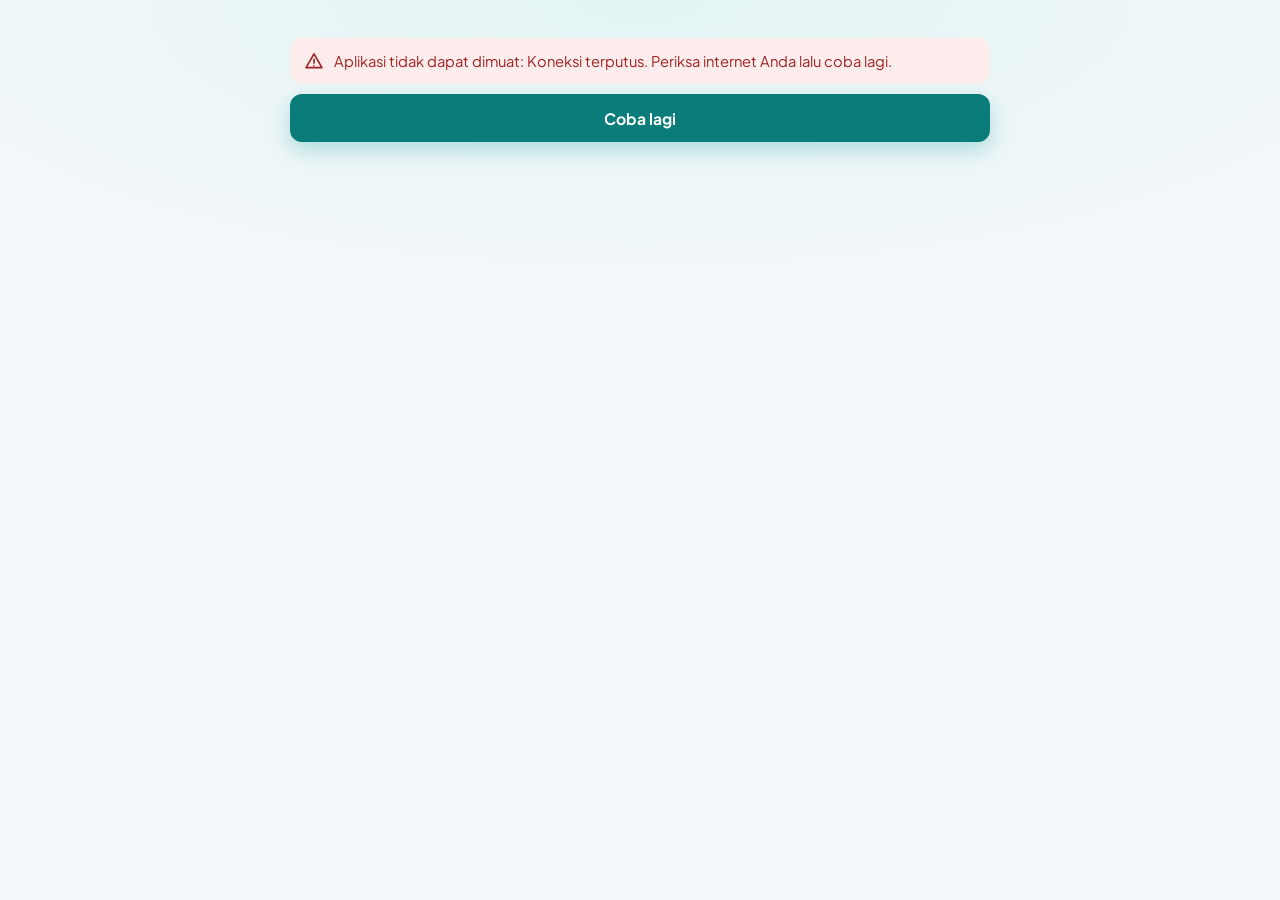
<file: index.html>
<!DOCTYPE html>
<html lang="id">
<head>
  <base target="_top">
  <meta charset="utf-8">
  <meta name="viewport" content="width=device-width, initial-scale=1, viewport-fit=cover">
  <title>KASUARI SIGAP</title>
  <meta name="description" content="KASUARI SIGAP – pemantauan gejala dan arahan perawatan pasien kemoterapi, Instalasi Kasuari RSUP Dr. Kariadi Semarang.">
  <meta name="theme-color" content="#0D3B57">
  <meta name="referrer" content="strict-origin-when-cross-origin">
  <script data-k="redir">/* tautan lama "…?page=nurse" → halaman perawat */ if (/[?&]page=nurse\b/i.test(location.search)) location.replace("nurse.html");</script>
  <script src="js/config.js?v=4.1.1"></script>
  <script src="js/api.js?v=4.1.1"></script>
  <link rel="preconnect" href="https://fonts.googleapis.com">
<link rel="preconnect" href="https://fonts.gstatic.com" crossorigin>
<link rel="preload" as="style" href="https://fonts.googleapis.com/css2?family=Plus+Jakarta+Sans:wght@400;500;600;700;800&display=swap" onload="this.onload=null;this.rel='stylesheet'">
<noscript><link href="https://fonts.googleapis.com/css2?family=Plus+Jakarta+Sans:wght@400;500;600;700;800&display=swap" rel="stylesheet"></noscript>
<link rel="stylesheet" href="css/styles.css?v=4.1.1"><script src="js/styles.js?v=4.1.1"></script>
<script src="js/styles-2.js?v=4.1.1"></script>

  <script src="js/assets.js?v=4.1.1"></script>
  <script src="js/edukasi.js?v=4.1.1"></script>
  <link rel="stylesheet" href="css/topik.css?v=4.1.1">
<script src="js/topik.js?v=4.1.1"></script>
  <link rel="stylesheet" href="css/kilat-ui.css?v=4.1.1">
<script src="js/kilat-ui.js?v=4.1.1"></script>

  <link rel="stylesheet" href="css/patient.css?v=4.1.1">
</head>
<body>
<div id="demo" class="banner-demo hidden"></div>
<div class="shell"><div id="app"><div class="loading"><div class="spinner dark"></div>Memuat…</div></div></div>

<script src="js/patient.js?v=4.1.1"></script>
</body>
</html>
</file>
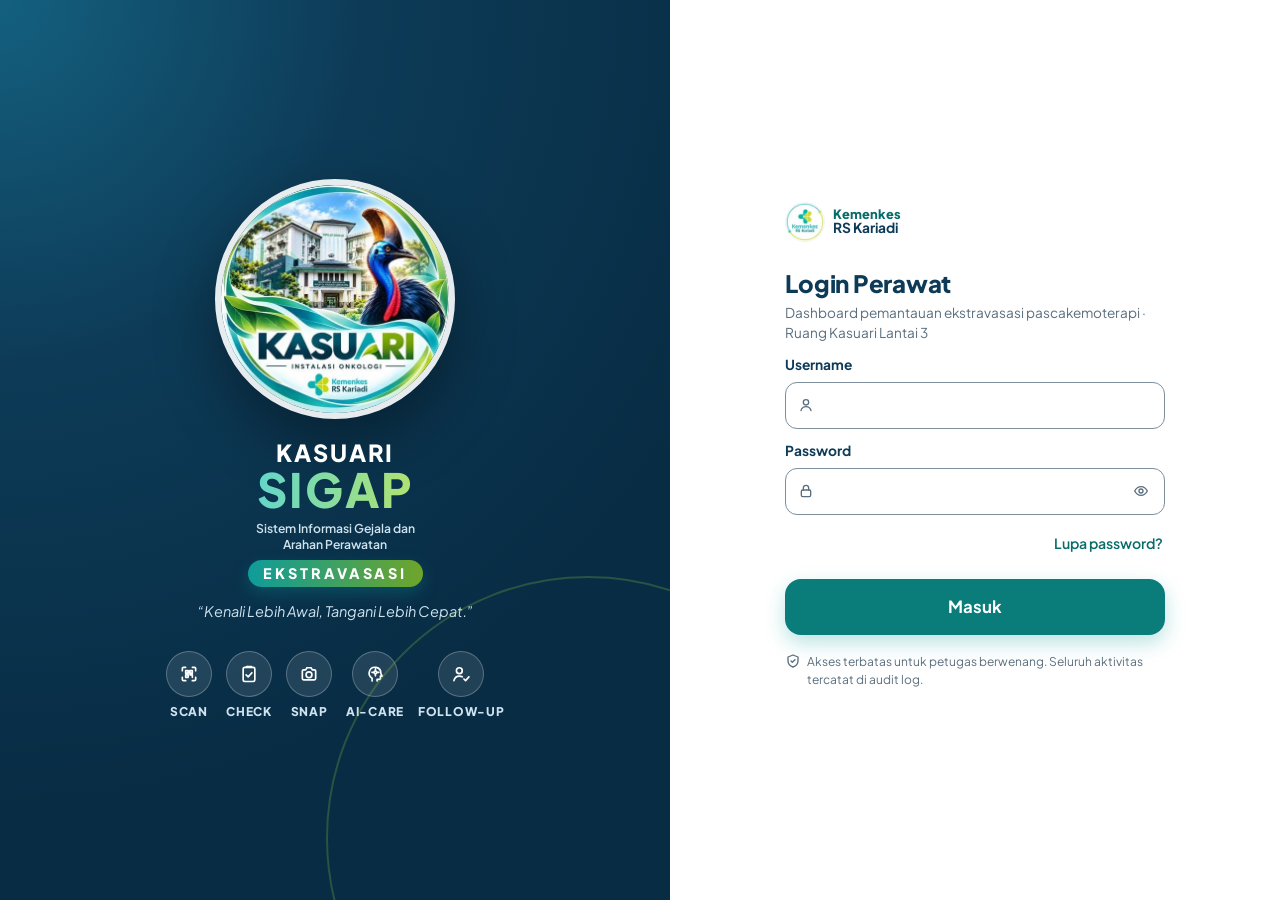
<file: nurse.html>
<!DOCTYPE html>
<html lang="id">
<head>
  <base target="_top">
  <meta charset="utf-8">
  <meta name="viewport" content="width=device-width, initial-scale=1, viewport-fit=cover">
  <title>Dashboard Perawat – KASUARI SIGAP</title>
  <meta name="description" content="Dashboard perawat KASUARI SIGAP.">
  <meta name="theme-color" content="#0D3B57">
  <meta name="referrer" content="strict-origin-when-cross-origin">
  <meta name="robots" content="noindex, nofollow">
  <script data-k="frame">/* cegah clickjacking: dashboard perawat tidak boleh dibingkai situs lain */ if (window.top !== window.self) { document.documentElement.style.display = "none"; try { window.top.location = window.self.location.href; } catch (e) {} }</script>
  <script src="js/config.js?v=4.1.1"></script>
  <script src="js/api.js?v=4.1.1"></script>
  <link rel="preconnect" href="https://fonts.googleapis.com">
<link rel="preconnect" href="https://fonts.gstatic.com" crossorigin>
<link rel="preload" as="style" href="https://fonts.googleapis.com/css2?family=Plus+Jakarta+Sans:wght@400;500;600;700;800&display=swap" onload="this.onload=null;this.rel='stylesheet'">
<noscript><link href="https://fonts.googleapis.com/css2?family=Plus+Jakarta+Sans:wght@400;500;600;700;800&display=swap" rel="stylesheet"></noscript>
<link rel="stylesheet" href="css/styles.css?v=4.1.1"><script src="js/styles.js?v=4.1.1"></script>
<script src="js/styles-2.js?v=4.1.1"></script>

  <script src="js/assets.js?v=4.1.1"></script>
  <link rel="stylesheet" href="css/kilat-ui.css?v=4.1.1">
<script src="js/kilat-ui.js?v=4.1.1"></script>

  <link rel="stylesheet" href="css/nurse.css?v=4.1.1">
</head>
<body>
<div id="demo" class="banner-demo hidden"></div>
<div id="root"><div class="loading"><div class="spinner dark"></div>Memuat…</div></div>
<div id="modalRoot"></div>

<script src="js/nurse.js?v=4.1.1"></script>
</body>
</html>
</file>
<file: css/styles.css>
/* =====================================================================
   KASUARI SIGAP — Design System v1.3
   Premium clinical + calm · navy – teal – lime (selaras logo Kemenkes)
   ===================================================================== */
:root{
  --navy-900:#082C44; --navy:#0D3B57; --navy-700:#134B6B; --navy-600:#1B5E80;
  --teal:#0E9C9A; --teal-btn:#0A7C7A; --teal-600:#0B8583; --teal-700:#086C6B; --teal-50:#E7F6F5; --teal-100:#CFEDEB;
  --lime:#8DC63F; --lime-600:#6FA52A; --lime-50:#F1F8E6;
  --ink:#10283A; --ink-2:#3D5467; --muted:#5A6E7E; --line:#E1E8EF; --field:#7D8E9C; --line-2:#EEF3F7;
  --bg:#F3F7FA; --surface:#FFFFFF;
  --ok:#1F9D63; --ok-50:#E6F6EE; --ok-700:#137148;
  --warn:#E3A21A; --warn-50:#FFF6DC; --warn-700:#7A5200;
  --bad:#D23C3C; --bad-50:#FDECEC; --bad-700:#9E2222;
  --nr:#7B5CC4; --nr-50:#F2EEFB; --nr-700:#533A94;
  --r-sm:10px; --r:14px; --r-lg:20px; --r-xl:28px;
  --sh-1:0 1px 2px rgba(8,44,68,.06),0 2px 8px rgba(8,44,68,.05);
  --sh-2:0 4px 14px rgba(8,44,68,.08),0 12px 32px rgba(8,44,68,.06);
  --sh-teal:0 8px 20px rgba(14,156,154,.28);
  --font:'Plus Jakarta Sans',-apple-system,BlinkMacSystemFont,'Segoe UI',Roboto,Arial,sans-serif;
}
*{box-sizing:border-box;-webkit-tap-highlight-color:transparent}
html,body{margin:0;padding:0}
body{font-family:var(--font);background:var(--bg);color:var(--ink);font-size:15px;line-height:1.5;-webkit-font-smoothing:antialiased}
h1,h2,h3,h4{margin:0;line-height:1.25;color:var(--navy);letter-spacing:-.01em}
h1{font-size:1.5rem;font-weight:800} h2{font-size:1.22rem;font-weight:800} h3{font-size:1rem;font-weight:700} h4{font-size:.9rem;font-weight:700}
p{margin:.35em 0 .8em}
a{color:var(--teal-700);text-decoration:none}
button{font-family:inherit}
.ic{width:20px;height:20px;flex:none;display:inline-block;vertical-align:middle}
.ic.sm{width:16px;height:16px} .ic.lg{width:26px;height:26px} .ic.xl{width:34px;height:34px}
.muted{color:var(--muted)} .small{font-size:.85rem} .tiny{font-size:.75rem} .b{font-weight:700}
.center{text-align:center} .right{text-align:right} .hidden{display:none!important}
.row{display:flex;gap:10px;align-items:center;flex-wrap:wrap} .grow{flex:1;min-width:0} .nowrap{white-space:nowrap}
.stack>*+*{margin-top:12px}
.sr{position:absolute;width:1px;height:1px;overflow:hidden;clip:rect(0 0 0 0)}

/* ---------- Tombol ---------- */
.btn{display:inline-flex;align-items:center;justify-content:center;gap:8px;border:0;border-radius:12px;padding:12px 18px;min-height:48px;
  font-size:.98rem;font-weight:700;cursor:pointer;background:var(--teal-btn);color:#fff;text-decoration:none;transition:transform .08s,filter .15s,box-shadow .15s;box-shadow:var(--sh-teal)}
.btn:hover{filter:brightness(1.04)} .btn:active{transform:scale(.98)} .btn:disabled{opacity:.5;cursor:not-allowed;box-shadow:none}
.btn.block{width:100%}
.btn.lg{min-height:56px;font-size:1.05rem;border-radius:16px}
.btn.navy{background:var(--navy);box-shadow:0 8px 20px rgba(13,59,87,.22)}
.btn.lime{background:var(--lime-600);box-shadow:0 8px 20px rgba(111,165,42,.25)}
.btn.danger{background:var(--bad);box-shadow:0 8px 20px rgba(210,60,60,.22)}
.btn.ghost{background:#fff;color:var(--navy);border:1.5px solid var(--line);box-shadow:none}
.btn.soft{background:var(--teal-50);color:var(--teal-700);box-shadow:none}
.btn.line{background:#fff;color:var(--navy);border:1.5px solid var(--navy);box-shadow:none} /* v3.3: tombol sekunder */
.btn.link{background:none;color:var(--teal-700);box-shadow:none;min-height:auto;padding:6px 4px}
.btn.sm{min-height:36px;padding:7px 12px;font-size:.85rem;border-radius:10px}
.btn.icon{width:40px;min-height:40px;padding:0;border-radius:12px}

/* ---------- Form ---------- */
label.lbl{display:block;font-weight:700;font-size:.86rem;margin:12px 0 6px;color:var(--navy)}
.input,input[type=text],input[type=password],input[type=date],input[type=time],input[type=datetime-local],input[type=tel],input[type=search],select,textarea{
  width:100%;padding:12px 14px;border:1.5px solid var(--field);border-radius:12px;font-size:1rem;background:#fff;color:var(--ink);font-family:inherit;transition:border-color .15s,box-shadow .15s}
input:focus,select:focus,textarea:focus{outline:none;border-color:var(--teal);box-shadow:0 0 0 4px rgba(14,156,154,.14)}
textarea{min-height:88px;resize:vertical}
.input-ic{position:relative} .input-ic .ic{position:absolute;left:13px;top:50%;transform:translateY(-50%);color:var(--muted)} .input-ic input{padding-left:42px}

/* ---------- Kartu, badge ---------- */
.card{background:var(--surface);border:1px solid var(--line);border-radius:var(--r);padding:16px;box-shadow:var(--sh-1)}
.card+.card{margin-top:12px}
.badge{display:inline-flex;align-items:center;gap:5px;padding:4px 10px;border-radius:999px;font-size:.75rem;font-weight:800;letter-spacing:.02em;white-space:nowrap}
.b-MONITOR{background:var(--ok-50);color:var(--ok-700)} .b-REVIEW{background:var(--warn-50);color:var(--warn-700)}
.b-PRIORITY{background:var(--bad-50);color:var(--bad-700)} .b-NR{background:var(--nr-50);color:var(--nr-700)}
.b-GREY{background:#EEF2F6;color:var(--ink-2)} .b-TEAL{background:var(--teal-50);color:var(--teal-700)} .b-NAVY{background:var(--navy);color:#fff}
.dot{width:8px;height:8px;border-radius:50%;display:inline-block;flex:none}
.alert{border-radius:12px;padding:12px 14px;margin:10px 0;font-size:.92rem;display:flex;gap:10px;align-items:flex-start}
.alert .ic{margin-top:1px}
.alert.info{background:var(--teal-50);color:var(--teal-700)} .alert.warn{background:var(--warn-50);color:var(--warn-700)} .alert.danger{background:var(--bad-50);color:var(--bad-700)}
.banner-demo{background:repeating-linear-gradient(135deg,#FFE9A8 0 14px,#FFF1C4 14px 28px);color:#6B4E00;text-align:center;font-size:.75rem;font-weight:800;padding:5px 10px;letter-spacing:.05em}

/* ---------- Loading / toast / modal ---------- */
.spinner{width:22px;height:22px;border:3px solid rgba(255,255,255,.35);border-top-color:#fff;border-radius:50%;animation:spin .8s linear infinite}
.spinner.dark{border-color:rgba(13,59,87,.12);border-top-color:var(--teal)}
@keyframes spin{to{transform:rotate(360deg)}}
.loading{display:flex;flex-direction:column;align-items:center;justify-content:center;gap:12px;padding:48px 10px;color:var(--muted);text-align:center}
.skel{background:linear-gradient(90deg,#EDF2F6 25%,#F6F9FB 50%,#EDF2F6 75%);background-size:200% 100%;animation:sk 1.2s infinite;border-radius:10px}
@keyframes sk{to{background-position:-200% 0}}
.toast{position:fixed;left:50%;bottom:24px;transform:translateX(-50%);background:var(--navy);color:#fff;padding:12px 18px;border-radius:14px;box-shadow:var(--sh-2);z-index:9999;max-width:92vw;font-size:.92rem;font-weight:600;display:flex;gap:8px;align-items:center;animation:up .2s ease-out}
.toast.err{background:var(--bad)}
@keyframes up{from{opacity:0;transform:translate(-50%,10px)}}
.overlay{position:fixed;inset:0;background:rgba(8,44,68,.5);backdrop-filter:blur(2px);display:flex;align-items:flex-start;justify-content:center;z-index:900;overflow:auto;padding:28px 12px}
.modal{background:#fff;border-radius:var(--r-lg);max-width:640px;width:100%;padding:22px;box-shadow:0 24px 64px rgba(0,0,0,.25);animation:up .2s ease-out}
.modal-head{display:flex;justify-content:space-between;align-items:flex-start;gap:12px;margin-bottom:12px}
.x{background:#F1F5F8;border:0;width:36px;height:36px;border-radius:10px;cursor:pointer;color:var(--ink-2);display:flex;align-items:center;justify-content:center}
.fade-in{animation:fi .25s ease-out} @keyframes fi{from{opacity:0;transform:translateY(6px)}}

/* ---------- Tabel ---------- */
table{border-collapse:collapse;width:100%}
th,td{text-align:left;padding:11px 12px;border-bottom:1px solid var(--line-2);vertical-align:middle;font-size:.9rem}
th{font-size:.75rem;text-transform:uppercase;letter-spacing:.06em;color:var(--muted);font-weight:800;background:#F8FAFC;position:sticky;top:0;z-index:1}
tr.clk{cursor:pointer} tr.clk:hover td{background:#F7FBFC}

/* ---------- Logo ---------- */
.logo-kemenkes{display:flex;align-items:center;gap:8px}
.logo-kemenkes img{width:40px;height:40px;border-radius:50%;object-fit:cover}
.logo-kemenkes .t{line-height:1.05;font-weight:800;color:var(--teal-700);font-size:.8rem} .logo-kemenkes .t b{display:block;color:var(--navy);font-size:.86rem}
.wordmark .w1{font-weight:800;color:var(--navy);letter-spacing:.01em;line-height:1}
.wordmark .w2{font-weight:800;background:linear-gradient(90deg,var(--teal),var(--lime-600));-webkit-background-clip:text;background-clip:text;color:transparent;line-height:1.05}
.wordmark.sigap{line-height:1}
.wordmark.sigap .w1{font-size:1.55em;letter-spacing:.08em}
.wordmark.sigap .w2{font-size:3.1em;letter-spacing:.04em;line-height:.95;margin-top:2px}
.wordmark.sigap .w4{font-size:.8em;font-weight:600;color:var(--ink-2);line-height:1.35;margin-top:8px}
.wordmark.sigap .hl{display:inline-block;margin-top:8px;padding:.42em 1.1em;border-radius:999px;background:linear-gradient(90deg,var(--teal),var(--lime-600));color:#fff;font-weight:800;font-size:.95em;letter-spacing:.2em;box-shadow:0 6px 16px rgba(14,156,154,.28)}
.md{line-height:1.55}
.md b{color:var(--navy)} .md b.h{display:block;margin:12px 0 3px;font-size:.95em}
.md .li{display:block;position:relative;padding-left:16px;margin:3px 0} .md .li:before{content:'';position:absolute;left:4px;top:.62em;width:6px;height:6px;border-radius:50%;background:var(--teal)}
.refs{margin-top:10px;padding-top:8px;border-top:1px dashed var(--line);display:flex;flex-direction:column;gap:3px;font-size:.78rem}
.refs b{font-size:.75rem;letter-spacing:.06em;text-transform:uppercase;color:var(--muted)}
.refs a{color:var(--teal-700);text-decoration:none;overflow:hidden;text-overflow:ellipsis;white-space:nowrap} .refs a:hover{text-decoration:underline}
.powered{font-size:.75rem;color:var(--muted);letter-spacing:.06em}
.powered b{color:var(--navy);font-weight:800;letter-spacing:.14em}
.wordmark .w3{font-weight:700;color:var(--teal-700);letter-spacing:.14em;font-size:.7em}
@media print{ .no-print{display:none!important} body{background:#fff} }
/* ===== v3.3 · Perbaikan audit UI/UX ===== */
/* UX-15: cincin fokus jelas (navy, 11,8:1) untuk semua kontrol */
:focus-visible{outline:2px solid var(--navy)!important;outline-offset:2px!important}
input:focus-visible,select:focus-visible,textarea:focus-visible{outline:none!important}
/* UX-13: judul tersembunyi-visual untuk pembaca layar */
.sr-only{position:absolute!important;width:1px;height:1px;padding:0;margin:-1px;overflow:hidden;clip:rect(0 0 0 0);white-space:nowrap;border:0}
/* UX-06: target sentuh minimal 44 px di layar sentuh kecil */
@media (max-width:699px){
  .btn,.btn.sm,.btn.icon{min-height:44px} .btn.icon{min-width:44px}
}
</file>
<file: css/topik.css>
/* ===== Topik edukasi v2.6 ===== */
.grp-h{margin:20px 2px 0;font-size:.78rem;font-weight:800;letter-spacing:.06em;color:var(--teal-700);text-transform:uppercase;display:flex;align-items:center;gap:8px}
.grp-h i{font-style:normal;display:inline-flex;width:22px;height:22px;border-radius:7px;background:var(--teal);color:#fff;align-items:center;justify-content:center;font-size:.75rem}
.grp-h + .rows{margin-top:8px}
.rows .rw .ib.purple{background:#EFEAFB;color:#5B3FB0}
.rows .rw .ib.green{background:var(--ok-50);color:var(--ok-700)}
.rows .rw .ib.orange{background:#FFEBDD;color:#B4541A}
.rows .rw .ib.pink{background:#FDEBF1;color:#B2345E}
.tp-art{border-radius:18px;overflow:hidden;background:#fff;border:1px solid var(--line);box-shadow:var(--sh-1)}
.tp-img{display:block;width:100%;padding:0;margin:0;border:0;background:#fff;cursor:zoom-in}
.tp-img img{display:block;width:100%;height:auto;min-height:120px}
.tp-art svg{display:block;width:100%;height:auto}
.tp-lead{font-size:1rem;line-height:1.55;color:var(--ink);margin:14px 2px 0}
.tp-sec{margin-top:14px;background:#fff;border:1px solid var(--line);border-radius:18px;padding:14px 16px;box-shadow:var(--sh-1)}
.tp-sec h3{margin:0 0 4px;font-size:1rem;color:var(--navy);display:flex;align-items:center;gap:8px}
.tp-sec h3 .ic{color:var(--teal)}
.tp-pts{list-style:none;margin:0;padding:0}
.tp-pts li{display:flex;gap:10px;align-items:flex-start;padding:8px 0;border-bottom:1px solid var(--line-2);font-size:.95rem;line-height:1.45}
.tp-pts li:last-child{border-bottom:0}
.tp-pts li .ic{color:var(--ok);flex:none;margin-top:2px}
.tp-pts li.no .ic{color:var(--bad)}
.tp-tip{margin-top:14px;border-radius:14px;padding:12px 14px;background:var(--teal-50);color:var(--teal-700);font-size:.93rem;line-height:1.5;display:flex;gap:10px}
.tp-tip .ic{flex:none;margin-top:2px}
.tp-call{margin-top:14px;border-radius:18px;padding:14px 16px;background:var(--warn-50);border:1px solid #F1DDA0}
.tp-call .t{display:flex;align-items:center;gap:8px;font-weight:800;color:var(--warn-700);margin-bottom:6px}
.tp-call ul{margin:0;padding-left:20px;font-size:.95rem;line-height:1.5;color:var(--ink)}
.tp-call ul li{margin:3px 0}
.tp-igd{margin-top:12px;border-radius:18px;padding:14px 16px;background:var(--bad-50);border:1px solid #F3C4C4}
.tp-igd .t{display:flex;align-items:center;gap:8px;font-weight:800;color:var(--bad-700);margin-bottom:6px}
.tp-igd ul{margin:0;padding-left:20px;font-size:.95rem;line-height:1.5}
.tp-igd ul li{margin:3px 0}
.tp-act{margin-top:14px;display:grid;gap:10px}
.tp-gal{display:flex;gap:10px;overflow-x:auto;scroll-snap-type:x mandatory;padding:2px 0 6px}
.tp-gal figure{margin:0;flex:0 0 78%;scroll-snap-align:start}
.tp-gal button{border:0;padding:0;border-radius:14px;overflow:hidden;width:100%;aspect-ratio:4/3;background:#eee;cursor:pointer}
.tp-gal img{width:100%;height:100%;object-fit:cover;display:block}
.tp-gal figcaption{font-size:.85rem;color:var(--ink-2);margin-top:6px;line-height:1.4}
.tp-gal small{display:block;color:var(--muted);font-size:.75rem}
.tp-foot{font-size:.8rem;color:var(--muted);text-align:center;margin:16px 10px 4px;line-height:1.45}
.tp-head{margin:2px 0 12px}
.vcard{display:block;width:100%;border:0;padding:0;margin:0;border-radius:18px;overflow:hidden;position:relative;aspect-ratio:16/9;background:#0D3B57 center/cover no-repeat;cursor:pointer;box-shadow:var(--sh-1);text-align:left;font-family:inherit}
.vcard:after{content:"";position:absolute;inset:0;background:linear-gradient(180deg,rgba(13,59,87,.05) 30%,rgba(13,59,87,.88) 100%)}
.vcard .vb{position:absolute;right:12px;top:12px;z-index:1;background:rgba(255,255,255,.92);color:var(--teal-700);font-size:.74rem;font-weight:800;border-radius:999px;padding:4px 10px;letter-spacing:.03em}
.vcard .vp{position:absolute;left:50%;top:44%;transform:translate(-50%,-50%);z-index:1;width:62px;height:62px;border-radius:50%;background:rgba(255,255,255,.95);display:flex;align-items:center;justify-content:center;box-shadow:0 6px 22px rgba(0,0,0,.28)}
.vcard .vp svg{margin-left:4px}
.vcard .vt{position:absolute;left:14px;right:14px;bottom:12px;z-index:1;color:#fff}
.vcard .vt b{display:block;font-size:1.02rem;line-height:1.3}
.vcard .vt span{display:block;font-size:.8rem;color:#D9ECEF;margin-top:2px}
.vplayer{position:relative;aspect-ratio:16/9;border-radius:16px;overflow:hidden;background:#000}
.vplayer iframe,.vplayer video{position:absolute;inset:0;width:100%;height:100%;border:0}
.vplayer .vcard{border-radius:0;box-shadow:none;height:100%}
.vmeta{margin:14px 2px 0}
.vmeta h2{margin:0;font-size:1.12rem;color:var(--navy);line-height:1.35}
.vmeta .src{font-size:.85rem;color:var(--muted);margin-top:4px}
.vdata{margin-top:12px;display:flex;gap:10px;align-items:flex-start;font-size:.88rem;color:var(--ink-2);background:var(--bg);border-radius:12px;padding:10px 12px}
.vdata .ic{flex:none;color:var(--teal);margin-top:1px}
.vch{list-style:none;margin:0;padding:0}
.vch li button{display:flex;gap:12px;align-items:center;width:100%;border:0;background:none;padding:10px 0;border-bottom:1px solid var(--line-2);font-family:inherit;font-size:.95rem;color:var(--ink);text-align:left;cursor:pointer}
.vch li:last-child button{border-bottom:0}
.vch li button i{font-style:normal;font-variant-numeric:tabular-nums;font-weight:800;color:var(--teal-700);background:var(--teal-50);border-radius:8px;padding:3px 8px;font-size:.82rem;min-width:44px;text-align:center}
.vch.off li button{cursor:default}
</file>
<file: css/kilat-ui.css>
/* =====================================================================
   KASUARI SIGAP – KILAT v3.0 (lapisan kecepatan & kenyamanan antarmuka)
   Dipakai aplikasi pasien & dashboard perawat.
   ===================================================================== */
/* Kerangka abu-abu (skeleton) menggantikan "Memuat…" */
.sk{position:relative;overflow:hidden;background:#E9EFF4;border-radius:12px}
.sk:after{content:"";position:absolute;inset:0;transform:translateX(-100%);background:linear-gradient(90deg,transparent,rgba(255,255,255,.65),transparent);animation:skw 1.1s infinite}
@keyframes skw{to{transform:translateX(100%)}}
.skwrap{padding:18px;display:flex;flex-direction:column;gap:12px}
.sk.t{height:14px;width:40%} .sk.h{height:26px;width:62%} .sk.card{height:150px;border-radius:20px} .sk.row{height:62px} .sk.kpi{height:84px;border-radius:16px}
.skgrid{display:grid;grid-template-columns:repeat(auto-fit,minmax(170px,1fr));gap:14px}
/* Pita koneksi */
.netbar{position:fixed;left:50%;top:10px;transform:translateX(-50%) translateY(-140%);z-index:10000;background:#0D3B57;color:#fff;font:600 .82rem/1.3 var(--font);padding:8px 14px;border-radius:999px;box-shadow:0 8px 24px rgba(0,0,0,.2);display:flex;gap:8px;align-items:center;transition:transform .25s ease;max-width:92vw}
.netbar.on{transform:translateX(-50%) translateY(0)}
.netbar.ok{background:#137148}
.netbar i{width:8px;height:8px;border-radius:50%;background:#FFC24B;flex:none}
.netbar.ok i{background:#8EE3B5}
/* Indikator sinkron kecil (data sedang diperbarui di latar belakang) */
.syncdot{position:fixed;right:12px;top:12px;width:10px;height:10px;border-radius:50%;background:var(--teal);opacity:0;z-index:9000;transition:opacity .2s;box-shadow:0 0 0 0 rgba(14,156,154,.5)}
.syncdot.on{opacity:.85;animation:pulse 1.2s infinite}
@keyframes pulse{70%{box-shadow:0 0 0 10px rgba(14,156,154,0)}100%{box-shadow:0 0 0 0 rgba(14,156,154,0)}}
/* Umpan balik sentuh langsung */
button,.btn,.rw,[data-tab],a.rw,tr.clk,.kpi{touch-action:manipulation}
.rw:active,.kpi:active,[data-tab]:active{transform:scale(.985)}
:focus-visible{outline:3px solid rgba(14,156,154,.5);outline-offset:2px}
/* Kurangi gerak bila pengguna memilih demikian */
@media (prefers-reduced-motion:reduce){*,*:before,*:after{animation-duration:.01ms!important;animation-iteration-count:1!important;transition-duration:.01ms!important;scroll-behavior:auto!important}}
.fade-in{animation-duration:.18s}
.toast{width:max-content;max-width:min(92vw,460px);bottom:calc(88px + env(safe-area-inset-bottom));cursor:pointer}
@media (min-width:1024px){.toast{bottom:28px}}
</file>
<file: css/patient.css>
body{background:radial-gradient(120% 60% at 50% 0%,#E3F4F3 0%,#F3F7FA 55%)}
    .shell{max-width:460px;margin:0 auto;min-height:100vh;background:transparent;position:relative}
    .scr{padding:18px 18px 110px}
    .topbar{display:flex;align-items:center;gap:10px;padding:14px 18px 4px}
    .topbar .ttl{font-weight:800;color:var(--navy);font-size:1rem}
    .iconbtn{width:42px;height:42px;border-radius:12px;border:1.5px solid var(--line);background:#fff;display:flex;align-items:center;justify-content:center;color:var(--navy);cursor:pointer}
    .dob{display:grid;grid-template-columns:.8fr 1.5fr 1fr;gap:8px}
    .dob select{padding:12px 8px}
    .chipset{display:flex;flex-wrap:wrap;gap:8px}
    .chipset button{border:1.5px solid var(--line);background:#fff;border-radius:999px;padding:9px 14px;font-weight:700;font-size:.88rem;color:var(--ink-2);cursor:pointer}
    .chipset button.on{background:var(--teal);border-color:var(--teal);color:#fff}
    .aicare{margin-top:12px;border:1.5px solid var(--teal-100);background:linear-gradient(180deg,#fff 0%,#fff 70%,var(--teal-50) 100%)}
    .aicare .hd{display:flex;gap:10px;align-items:flex-start;margin-bottom:6px}
    .aicare .hd .ib{width:40px;height:40px;border-radius:12px;background:linear-gradient(135deg,var(--teal),var(--lime-600));color:#fff;display:flex;align-items:center;justify-content:center;flex:none}
    .aicare .hd b{display:block;color:var(--navy);font-size:1rem} .aicare .hd span{font-size:.75rem;color:var(--muted);line-height:1.35;display:block}
    .aicare .md{font-size:.92rem;color:var(--ink)}
    .aicare .sk{height:11px;border-radius:6px;background:linear-gradient(90deg,#EEF3F5 0%,#E2EBEF 50%,#EEF3F5 100%);background-size:200% 100%;animation:skm 1.2s linear infinite;margin:9px 0}
    @keyframes skm{from{background-position:200% 0}to{background-position:-200% 0}}
    .aicare .foot{margin-top:10px;font-size:.75rem;color:var(--muted);font-style:italic}
    .askcta{margin-top:14px;border-radius:18px;padding:16px;background:linear-gradient(135deg,var(--navy) 0%,#11587A 60%,var(--teal) 130%);color:#fff;box-shadow:var(--sh-2, 0 10px 24px rgba(13,59,87,.18))}
    .askcta .hd{display:flex;gap:10px;align-items:center;margin-bottom:12px} .askcta .hd .ib{width:42px;height:42px;border-radius:12px;background:rgba(255,255,255,.16);display:flex;align-items:center;justify-content:center;flex:none}
    .askcta .hd b{display:block;font-size:1rem} .askcta .hd span{font-size:.76rem;opacity:.85}
    .askcta .qs{display:flex;flex-wrap:wrap;gap:8px;margin-bottom:12px}
    .askcta .qs button{border:1px solid rgba(255,255,255,.35);background:rgba(255,255,255,.1);color:#fff;border-radius:999px;padding:8px 12px;font:600 .8rem/1.2 inherit;cursor:pointer;text-align:left}
    .askcta .btn{background:#fff;color:var(--navy);box-shadow:none}
    .sendprog b{display:block;margin:6px 0 10px;color:var(--navy)} .sendprog ol{list-style:none;padding:0;margin:0 auto 12px;text-align:left;display:inline-block}
    .sendprog li{padding:5px 0 5px 26px;position:relative;color:var(--muted);font-size:.9rem}
    .sendprog li:before{content:'';position:absolute;left:4px;top:9px;width:12px;height:12px;border-radius:50%;border:2px solid var(--line)}
    .sendprog li.on{color:var(--navy);font-weight:700} .sendprog li.on:before{border-color:var(--teal);border-top-color:transparent;animation:spin .8s linear infinite}
    .sendprog li.done{color:var(--ok-700)} .sendprog li.done:before{background:var(--teal);border-color:var(--teal)}
    .sendprog small{display:block;color:var(--muted)}
    .aiph{margin-top:12px;border-radius:16px;padding:14px;border:1.5px solid var(--line);background:#fff;text-align:left}
    .aiph .t{display:flex;gap:6px;align-items:center;font-weight:800;color:var(--navy);font-size:.9rem}
    .aiph .lv{display:flex;justify-content:space-between;align-items:baseline;margin-top:10px} .aiph .lv span{font-size:.8rem;color:var(--muted)} .aiph .lv b{font-size:1.25rem;letter-spacing:.06em}
    .aiph .meter{height:8px;border-radius:9px;background:linear-gradient(90deg,#9FDCBE,#F8DC98,#F2ADA6);margin:6px 0 8px;position:relative}
    .aiph .meter i{position:absolute;top:-3px;height:14px;width:4px;border-radius:3px;background:var(--navy);transform:translateX(-50%)}
    .aiph .lead{margin:4px 0;font-weight:700;font-size:.9rem} .aiph ul{margin:6px 0;padding-left:18px;font-size:.86rem;color:var(--ink-2)} .aiph .note{margin:6px 0;font-size:.86rem;color:var(--ink-2)}
    .aiph small{display:block;margin-top:8px;font-size:.75rem;color:var(--muted)}
    .aiph.low{border-color:#BFE6D2;background:linear-gradient(180deg,#fff,#F1FAF5)} .aiph.low .lv b,.aiph.low .lead{color:#1F8A5B}
    .aiph.mid{border-color:#F4D58E;background:linear-gradient(180deg,#fff,#FFF8E8)} .aiph.mid .lv b,.aiph.mid .lead{color:#A36A00}
    .aiph.high{border-color:#F2B9B3;background:linear-gradient(180deg,#fff,#FDEEEC)} .aiph.high .lv b,.aiph.high .lead{color:var(--bad-700)}
    .aiph.wait .sk{height:10px;border-radius:6px;background:linear-gradient(90deg,#EEF3F5 0%,#E2EBEF 50%,#EEF3F5 100%);background-size:200% 100%;animation:skm 1.2s linear infinite;margin:9px 0}
    .thumb{position:relative} .aitag{position:absolute;left:4px;bottom:4px;font-size:.75rem;font-weight:800;padding:2px 6px;border-radius:999px;color:#fff;background:#1F8A5B} .aitag.mid{background:#C98700} .aitag.high{background:var(--bad)}
    .qwarn{margin-top:12px;border-radius:14px;padding:12px 14px;background:var(--bad-50);border:1.5px solid #F3C4C4;color:var(--bad-700);display:flex;gap:10px;align-items:flex-start}
    .qwarn .t{display:block;margin-bottom:2px;font-weight:600} .qwarn .t b{font-weight:800} .qwarn ul{margin:6px 0 0;padding-left:18px;color:var(--ink-2);font-size:.86rem}
    .qok{margin-top:10px;display:flex;gap:6px;align-items:center;justify-content:center;color:var(--ok-700);font-size:.86rem;font-weight:700}
    .clinks{margin-top:10px;display:flex;flex-wrap:wrap;gap:8px} .clinks .btn{text-decoration:none} .kbtn{background:#16AE98} .kbtn img{width:20px;height:20px;border-radius:5px}
    .rp-ov{position:fixed;inset:0;z-index:80;background:rgba(10,35,52,.55);display:flex;align-items:center;justify-content:center;padding:16px;animation:fadein .2s}
    .rp{background:#fff;border-radius:22px;max-width:440px;width:100%;max-height:88vh;overflow:auto;padding:18px;box-shadow:0 24px 60px rgba(0,0,0,.3)}
    .rp-hd{display:flex;gap:12px;align-items:center;margin-bottom:12px} .rp-hd b{display:block;color:var(--navy);font-size:1.05rem} .rp-hd span{font-size:.8rem;color:var(--muted)}
    .rp-hd .bell{width:48px;height:48px;border-radius:14px;background:linear-gradient(135deg,var(--teal),var(--lime-600));color:#fff;display:flex;align-items:center;justify-content:center;flex:none;animation:ring 1.2s ease 2}
    .rp-hd .bell.pic{width:72px;height:72px;border-radius:18px;background:var(--teal-50);overflow:hidden;padding:0} .rp-hd .bell .dpic{width:100%;height:100%;object-fit:cover;display:block}
    .rp-item{border:1px solid var(--line);border-radius:14px;padding:12px;margin-bottom:10px;background:#FAFCFD}
    .rp-lbl{font-size:.75rem;font-weight:800;letter-spacing:.06em;text-transform:uppercase;color:var(--teal-700);margin-top:8px}
    .rp-item p{margin:3px 0 0;color:var(--ink);font-size:.95rem;line-height:1.5} .rp-item p.adv{background:var(--teal-50);border-radius:10px;padding:8px 10px}
    @keyframes ring{0%,100%{transform:rotate(0)}20%{transform:rotate(-12deg)}40%{transform:rotate(10deg)}60%{transform:rotate(-6deg)}80%{transform:rotate(4deg)}}
    @keyframes fadein{from{opacity:0}to{opacity:1}}
    .igdbtn{display:grid;grid-template-columns:1.4fr 1fr 1fr;gap:8px} .igdbtn .btn{padding-left:6px;padding-right:6px}
    .donecard{display:flex;gap:12px;margin-top:12px;border:1.5px solid #BFE6D2;background:linear-gradient(180deg,#fff,#F1FAF5)}
    .donecard .ib{width:40px;height:40px;border-radius:12px;background:#DDF3E8;color:#1F8A5B;display:flex;align-items:center;justify-content:center;flex:none}
    .donecard b{display:block;color:#1F8A5B} .donecard .small{display:block;color:var(--ink-2);margin:2px 0 8px}
    .knowcard{display:flex;align-items:center;gap:12px;margin-top:12px;text-decoration:none;color:var(--ink);background:#fff;border:1.5px solid #D6E86A;box-shadow:0 8px 20px rgba(160,190,40,.16)}
    .knowcard .klogo{width:74px;height:auto;flex:none}
    .knowcard b{display:block;font-size:.92rem;color:var(--navy)} .knowcard .small{color:var(--muted);font-size:.78rem}
    .knowcard .kgo{flex:none;display:flex;align-items:center;gap:4px;background:#16AE98;color:#fff;border-radius:999px;padding:7px 11px;font-weight:700;font-size:.8rem}
    .kicon{width:100%;height:100%;border-radius:10px;display:block}
    .contacts{background:#fff;border:1px solid var(--line);border-radius:var(--r);overflow:hidden;box-shadow:var(--sh-1)}
    .crow{display:flex;align-items:center;gap:12px;padding:12px 14px;border-bottom:1px solid var(--line-2);text-decoration:none;color:var(--ink)} .crow:last-child{border-bottom:0}
    .crow .ib{width:38px;height:38px;border-radius:12px;background:var(--teal-50);color:var(--teal-700);display:flex;align-items:center;justify-content:center;flex:none}
    .crow b{display:block;font-size:1.02rem;color:var(--navy)} .crow.red .ib{background:var(--bad-50);color:var(--bad)} .crow.red b{color:var(--bad-700)}
    .gpick{display:grid;grid-template-columns:1fr 1fr;gap:10px}
    .gpick button{border:1.5px solid var(--line);background:#fff;border-radius:16px;padding:14px 10px;cursor:pointer;display:flex;flex-direction:column;align-items:center;gap:2px;font-family:inherit}
    .gpick button b{font-size:1.02rem;color:var(--navy)} .gpick button span{font-size:.75rem;color:var(--muted)}
    .gpick button.on{border-color:var(--teal);background:var(--teal-50);box-shadow:0 0 0 3px rgba(14,156,154,.14)} .gpick button.on b{color:var(--teal-700)}
    .linkbtn{border:0;background:none;color:var(--teal-700);font-weight:800;font-size:.8rem;cursor:pointer;padding:0 0 0 6px;text-decoration:underline}
    .gcard{border:1.5px dashed var(--teal-100);background:linear-gradient(135deg,#fff,var(--teal-50))}
    details.card summary{list-style:none} details.card summary::-webkit-details-marker{display:none}
    details.card summary:before{content:'+ ';color:var(--teal)} details.card[open] summary:before{content:'– '}
    .card h4{display:flex;align-items:center;gap:6px;margin-bottom:2px}
    .edudots{display:flex;gap:6px;margin-bottom:12px}
    .edudots span{flex:1;height:5px;border-radius:9px;background:#DCE6EE}
    .edudots span.on{background:linear-gradient(90deg,var(--teal),var(--lime))}
    .card.edu{padding:18px}
    .eduic{width:76px;height:76px;border-radius:22px;background:var(--teal-50);color:var(--teal-700);display:flex;align-items:center;justify-content:center}
    /* ---------- Halaman edukasi ---------- */
    .edu-page{padding:0 16px 120px}
    .edu-hero{margin:0 -16px 14px;padding:18px 20px 22px;min-height:290px;display:flex;flex-direction:column;color:#fff;border-radius:0 0 28px 28px;position:relative;overflow:hidden;background-color:#0E9C9A;background-size:cover;background-position:center 35%;box-shadow:0 10px 26px rgba(14,156,154,.22)}
    .edu-hero:before{content:'';position:absolute;inset:0;background:linear-gradient(180deg,rgba(255,255,255,0) 0%,rgba(14,156,154,.10) 30%,rgba(14,156,154,.78) 68%,rgba(11,133,131,.96) 100%),linear-gradient(120deg,rgba(141,198,63,.28) 0%,rgba(14,156,154,0) 55%)}
    .edu-hero > *{position:relative;z-index:1}
    .edu-hero .spacer{flex:1;min-height:70px}
    .edu-hero:after{content:'';position:absolute;left:0;right:0;bottom:0;height:5px;background:linear-gradient(90deg,var(--teal),var(--lime));z-index:1}
    .edu-hero .lg-k{width:46px;height:46px;border-radius:50%;border:2px solid #fff;background:#fff;box-shadow:0 4px 12px rgba(8,44,68,.18)}
    .eyebrow{display:inline-flex;align-items:center;gap:6px;align-self:flex-start;background:var(--lime);color:#23400A;padding:5px 11px;border-radius:999px;font-size:.75rem;font-weight:800;letter-spacing:.1em;box-shadow:0 4px 10px rgba(35,64,10,.18)}
    .edu-hero h1{color:#fff;font-size:1.8rem;margin-top:10px;letter-spacing:-.02em;text-shadow:0 2px 10px rgba(8,60,60,.35)}
    .edu-hero .for{color:#EAF8D6;font-size:.84rem;font-weight:700;margin-top:2px}
    .ecard{background:#fff;border:1px solid var(--line);border-radius:22px;padding:18px;box-shadow:var(--sh-1);margin-bottom:14px}
    .ecard.flush{padding:0;overflow:hidden} .ecard .pad{padding:18px 18px 0} .ecard .pad:last-child{padding:12px 18px 18px}
    .ecard h2{font-size:1.14rem} .ecard .esub{color:var(--muted);font-size:.9rem;margin:4px 0 12px}
    .ecard .lead{color:var(--ink-2);font-size:.98rem;line-height:1.6;margin:12px 0 0}
    .signs{display:grid;grid-template-columns:1fr 1fr;gap:8px}
    .sign{display:flex;align-items:center;gap:10px;background:#FFF9EC;border:1px solid #F6E3B4;border-radius:14px;padding:10px;font-size:.86rem;font-weight:700;color:#5C4200;line-height:1.3}
    .sign .si{width:34px;height:34px;border-radius:10px;background:#FFE8A8;color:#9A6A00;display:flex;align-items:center;justify-content:center;flex:none}
    .sign:last-child:nth-child(odd){grid-column:1/-1}
    .gal{display:flex;gap:12px;overflow-x:auto;scroll-snap-type:x mandatory;padding:4px 18px 4px;scrollbar-width:none}
    .gal::-webkit-scrollbar{display:none}
    .gp{flex:0 0 82%;scroll-snap-align:center;margin:0}
    .gimg{display:block;width:100%;aspect-ratio:4/3;border:0;padding:0;border-radius:16px;overflow:hidden;position:relative;cursor:pointer;background:#111}
    .gimg img{width:100%;height:100%;object-fit:cover;filter:blur(18px) saturate(.6);transform:scale(1.15);transition:filter .35s,transform .35s}
    .gimg .veil{position:absolute;inset:0;display:flex;flex-direction:column;align-items:center;justify-content:center;gap:4px;color:#fff;background:rgba(8,44,68,.35);transition:opacity .3s}
    .gimg .veil small{opacity:.85}
    .gimg.open img{filter:none;transform:none} .gimg.open .veil{opacity:0;pointer-events:none}
    .gp figcaption{display:flex;flex-direction:column;gap:6px;font-size:.86rem;color:var(--ink-2);padding:10px 2px 0;line-height:1.45}
    .gp figcaption .badge{align-self:flex-start} .gp figcaption small{color:var(--muted);font-size:.75rem}
    .gdots{display:flex;gap:6px;justify-content:center} .gdots i{width:7px;height:7px;border-radius:9px;background:#D2DDE6;transition:all .2s} .gdots i.on{width:20px;background:var(--teal)}
    .prog{position:relative;display:grid;grid-template-columns:repeat(3,1fr);margin-top:14px}
    .prog .bar{position:absolute;left:16%;right:16%;top:7px;height:4px;border-radius:9px;background:linear-gradient(90deg,var(--lime),var(--warn),var(--bad))}
    .prog .st{text-align:center;position:relative;font-size:.78rem}
    .prog .st i{display:block;width:18px;height:18px;border-radius:50%;margin:0 auto 6px;background:#fff;border:4px solid var(--lime)}
    .prog .st:nth-child(3) i{border-color:var(--warn)} .prog .st:nth-child(4) i{border-color:var(--bad)}
    .prog .st b{display:block;color:var(--navy)} .prog .st span{color:var(--muted)}
    .ecard.navy{background:linear-gradient(145deg,#E9F7F5 0%,#F3FAE8 100%);color:var(--ink-2);border:1.5px solid var(--teal-100);box-shadow:var(--sh-1);position:relative;overflow:hidden}
    .ecard.navy:before{content:'';position:absolute;left:0;top:0;bottom:0;width:5px;background:linear-gradient(180deg,var(--teal),var(--lime))}
    .ecard.navy h2{color:var(--navy);margin-top:10px} .ecard.navy p{margin:8px 0 0;line-height:1.6}
    .ecard.navy .ai{width:48px;height:48px;border-radius:14px;background:var(--teal);display:flex;align-items:center;justify-content:center;color:#fff;box-shadow:var(--sh-teal)}
    .hot{display:flex;gap:10px;align-items:flex-start;margin-top:14px;background:#FFD45C;color:#4A3200;border-radius:14px;padding:12px 14px;font-size:.92rem}
    .motto{text-align:center;font-style:italic;font-weight:700;color:var(--teal-700);font-size:1.05rem;margin:20px 10px 6px}
    .btn.cta{letter-spacing:.06em;background:linear-gradient(90deg,var(--teal),#12A58F)}
    .zoomp{position:fixed;inset:0;background:rgba(0,0,0,.92);z-index:3000;display:flex;align-items:center;justify-content:center;padding:14px}
    .zoomp img{max-width:100%;max-height:100%;border-radius:10px} .zoomp .x{position:absolute;top:14px;right:14px}
    .brandbar{display:flex;align-items:center;justify-content:space-between;gap:10px;background:#fff;border:1px solid var(--line);border-radius:18px;padding:8px 12px;box-shadow:var(--sh-1)}
    .brandbar .bb{display:flex;align-items:center;gap:8px;min-width:0}
    .brandbar .bb.r{text-align:right}
    .brandbar img{width:44px;height:44px;border-radius:50%;object-fit:cover;flex:none;border:1.5px solid var(--line-2)}
    .brandbar .t{line-height:1.1;font-weight:800;color:var(--teal-700);font-size:.75rem;white-space:nowrap}
    .brandbar .t b{display:block;color:var(--navy);font-size:.86rem}
    .brandbar .bdiv{width:1px;align-self:stretch;background:linear-gradient(180deg,transparent,var(--line),transparent)}
    /* ---------- Navigasi bawah, akun, pesan ---------- */
    .tabbar{position:fixed;left:0;right:0;bottom:0;z-index:60;background:rgba(255,255,255,.96);backdrop-filter:blur(10px);border-top:1px solid var(--line);padding:6px 0 calc(6px + env(safe-area-inset-bottom));box-shadow:0 -6px 20px rgba(8,44,68,.06)}
    .tabbar .in{max-width:460px;margin:0 auto;display:grid;grid-template-columns:repeat(4,1fr)}
    .tabbar button{background:none;border:0;display:flex;flex-direction:column;align-items:center;gap:3px;font-size:.78rem;font-weight:700;color:var(--muted);padding:4px 0;min-height:48px;cursor:pointer}
    .tabbar .ti{position:relative;width:46px;height:30px;border-radius:999px;display:flex;align-items:center;justify-content:center;transition:background .15s}
    .tabbar button.on{color:var(--teal-700)} .tabbar button.on .ti{background:var(--teal-50)}
    .tabbar .nb{position:absolute;top:-3px;right:2px;min-width:19px;height:19px;border-radius:10px;background:var(--bad);color:#fff;font-size:.75rem;font-style:normal;display:flex;align-items:center;justify-content:center;padding:0 4px;border:2px solid #fff}
    .iconbtn.out{color:var(--bad);border-color:#F3CACA;background:#FFF6F6}
    .hello .iconbtn{flex:none}
    button.card{display:flex;align-items:center;gap:12px;width:100%;text-align:left;font-family:inherit;cursor:pointer;color:var(--ink);margin-top:12px}
    button.card:hover{border-color:var(--teal-100)}
    button.card .grow{display:flex;flex-direction:column;gap:1px} button.card .grow b{color:var(--navy)}
    button.card > .ic:last-child{color:var(--muted)}
    .sched .ib,.msgcard .ib,.faqlink .ib{width:40px;height:40px;border-radius:12px;background:var(--teal-50);color:var(--teal-700);display:flex;align-items:center;justify-content:center;flex:none}
    .msgcard.new{border-color:#9FDDD9;background:linear-gradient(135deg,#F0FAF9,#fff)}
    .msgcard .pill{font-style:normal;background:var(--bad);color:#fff;font-size:.75rem;border-radius:999px;padding:1px 7px;margin-left:4px;vertical-align:2px}
    .quick{display:grid;grid-template-columns:repeat(3,1fr);gap:10px;margin-top:14px}
    .quick button{background:#fff;border:1px solid var(--line);border-radius:16px;padding:12px 6px;display:flex;flex-direction:column;align-items:center;gap:6px;font-weight:700;font-size:.8rem;color:var(--navy);cursor:pointer;box-shadow:var(--sh-1)}
    .quick span{width:40px;height:40px;border-radius:12px;background:var(--teal-50);color:var(--teal-700);display:flex;align-items:center;justify-content:center}
    .quick span.red{background:var(--bad-50);color:var(--bad)}
    .bubble{background:#fff;border:1px solid var(--line);border-radius:6px 18px 18px 18px;padding:12px 14px;margin-bottom:12px;box-shadow:var(--sh-1)}
    .bubble .who{display:flex;align-items:center;gap:8px;font-size:.84rem;color:var(--navy)} .bubble .who .tiny{margin-left:auto}
    .bubble .av{width:28px;height:28px;border-radius:50%;background:var(--teal);color:#fff;display:flex;align-items:center;justify-content:center} .bubble .av.pic{width:44px;height:44px;flex:none;background:var(--teal-50);overflow:hidden} .bubble .av .dpic{width:100%;height:100%;object-fit:cover;display:block}
    .bubble p{margin:8px 0 2px;color:var(--ink);line-height:1.55}
    .track{display:grid;grid-template-columns:repeat(4,1fr);margin-top:12px;position:relative}
    .track:before{content:'';position:absolute;left:12%;right:12%;top:7px;height:3px;background:#E1E8EF;border-radius:3px}
    .track div{text-align:center;font-size:.75rem;color:var(--muted);position:relative;font-weight:600}
    .track i{display:block;width:17px;height:17px;border-radius:50%;margin:0 auto 5px;background:#fff;border:3px solid #CBD6DF}
    .track div.on{color:var(--teal-700)} .track div.on i{background:var(--teal);border-color:var(--teal)}
    .ph-one{border-radius:14px;overflow:hidden;background:#EDF2F6;min-height:140px;display:flex;align-items:center;justify-content:center;margin-top:8px}
    .ph-one img{width:100%;display:block}
    details.faq{background:#fff;border:1px solid var(--line);border-radius:16px;margin-bottom:10px;box-shadow:var(--sh-1);overflow:hidden}
    details.faq summary{list-style:none;padding:14px 16px;font-weight:700;color:var(--navy);display:flex;align-items:center;gap:10px;cursor:pointer}
    details.faq summary::-webkit-details-marker{display:none}
    details.faq summary .chev{margin-left:auto;color:var(--muted);transition:transform .2s} details.faq[open] summary .chev{transform:rotate(90deg)}
    details.faq p{margin:0;padding:0 16px 14px;color:var(--ink-2);line-height:1.6;font-size:.93rem}
    .profile{display:flex;align-items:center;gap:14px;margin:16px 0 4px}
    .avatar.big{width:64px;height:64px}
    h3.sec{font-size:.78rem;text-transform:uppercase;letter-spacing:.08em;color:var(--muted);margin:18px 4px 8px}
    .card .kv{display:flex;justify-content:space-between;gap:14px;padding:8px 0;border-bottom:1px dashed var(--line);font-size:.9rem}
    .card .kv:last-of-type{border-bottom:0} .card .kv span{color:var(--muted)} .card .kv b{text-align:right;color:var(--ink);font-weight:700}
    .btn.logout{margin-top:18px;background:#fff;color:var(--bad);border:1.5px solid #F3CACA;box-shadow:none}
    .sheet-ov{position:fixed;inset:0;z-index:2500;background:rgba(8,44,68,.45);display:flex;align-items:flex-end;justify-content:center;animation:fi .2s}
    .sheet{background:#fff;width:100%;max-width:460px;border-radius:24px 24px 0 0;padding:10px 20px calc(20px + env(safe-area-inset-bottom));box-shadow:0 -10px 40px rgba(0,0,0,.2);animation:sup .25s ease-out;max-height:90vh;overflow:auto}
    @keyframes sup{from{transform:translateY(40px);opacity:.4}}
    .sheet .grab{display:block;width:44px;height:5px;border-radius:9px;background:#D5DEE6;margin:0 auto 14px}
    .sheet-ic{width:60px;height:60px;border-radius:18px;background:var(--teal-50);color:var(--teal-700);display:flex;align-items:center;justify-content:center;margin:0 auto 10px}
    ol.steps{margin:0;padding-left:22px} ol.steps li{padding:6px 0;line-height:1.5;color:var(--ink-2)}
    button.hist{width:100%;border:1px solid var(--line);font-family:inherit;text-align:left;cursor:pointer}
    button.hist > .ic:last-child{color:var(--muted)}
    .avbtn{position:relative;border:0;background:none;padding:0;cursor:pointer;flex:none;border-radius:50%}
    .avatar{overflow:hidden} .avatar.has{padding:0;background:#fff} .avatar img{width:100%;height:100%;object-fit:cover;display:block}
    .sheet .avatar{margin:0 auto}
    .avbtn .cam{position:absolute;right:-2px;bottom:-2px;width:26px;height:26px;border-radius:50%;background:var(--teal);color:#fff;display:flex;align-items:center;justify-content:center;border:2px solid #fff;box-shadow:var(--sh-1)}
    /* ---------- Tindakan sekarang, timer, chatbot, obat ---------- */
    .care{border-radius:24px;padding:18px;margin-top:14px;color:#fff;position:relative;overflow:hidden;box-shadow:var(--sh-2)}
    .care.cold{background:linear-gradient(145deg,#1C7FD1 0%,#1FA8C9 100%)} .care.warm{background:linear-gradient(145deg,#E9731F 0%,#F2A516 100%)}
    .care.none{background:linear-gradient(145deg,var(--teal) 0%,#20A57C 100%)} .care.hold{background:linear-gradient(145deg,#C63535 0%,#E0584A 100%)}
    .care:after{content:'';position:absolute;right:-50px;top:-50px;width:170px;height:170px;border-radius:50%;background:rgba(255,255,255,.12)}
    .care-hd{display:flex;gap:14px;align-items:center;position:relative;z-index:1}
    .care-ic{width:64px;height:64px;border-radius:20px;background:rgba(255,255,255,.2);display:flex;align-items:center;justify-content:center;flex:none}
    .care-tag{display:inline-block;font-size:.75rem;font-weight:800;letter-spacing:.12em;background:rgba(255,255,255,.22);padding:3px 9px;border-radius:999px}
    .care h2{color:#fff;font-size:1.35rem;margin-top:6px} .care-drug{font-size:.8rem;opacity:.92;margin-top:4px;display:flex;gap:5px;align-items:center}
    .care-msg{position:relative;z-index:1;margin:12px 0 6px;line-height:1.5;opacity:.95}
    .care-steps{position:relative;z-index:1;margin:6px 0 0;padding:0;list-style:none;counter-reset:st;background:#fff;color:var(--ink);border-radius:16px;overflow:hidden}
    .care-steps li{counter-increment:st;display:flex;gap:10px;padding:11px 14px;border-bottom:1px solid var(--line-2);font-size:.93rem;line-height:1.45}
    .care-steps li:last-child{border-bottom:0}
    .care-steps li:before{content:counter(st);width:24px;height:24px;border-radius:50%;background:var(--navy);color:#fff;font-weight:800;font-size:.78rem;display:flex;align-items:center;justify-content:center;flex:none}
    .care.cold .care-steps li:before{background:#1C7FD1} .care.warm .care-steps li:before{background:#E9731F} .care.hold .care-steps li:before{background:#C63535}
    .timer-btn{margin-top:12px;background:#fff;color:var(--navy);box-shadow:none;position:relative;z-index:1}
    .care-note{position:relative;z-index:1;display:flex;gap:8px;margin-top:10px;font-size:.8rem;background:rgba(0,0,0,.14);border-radius:12px;padding:8px 10px}
    .hr-card{display:flex;gap:12px;margin-top:12px;background:var(--bad-50);border:1.5px solid #F2B8B8;border-radius:18px;padding:14px;color:var(--bad-700)}
    .hr-card p{margin:4px 0 0;color:var(--ink-2);font-size:.9rem}
    .danger-edge{margin-top:12px;border-left:4px solid var(--bad)}
    .ai-note{display:flex;gap:12px;margin-top:12px;background:#F4F1FB;border:1px solid #E1D8F5;border-radius:18px;padding:14px;color:var(--nr-700)}
    .ai-note p{margin:4px 0;color:var(--ink);font-size:.92rem} .ai-note small{color:var(--muted)} .ai-note .warnline{color:var(--warn-700);font-weight:700}
    .asklink .ib,.drugwarn .ib{width:40px;height:40px;border-radius:12px;background:var(--teal-50);color:var(--teal-700);display:flex;align-items:center;justify-content:center;flex:none}
    .drugwarn{border-color:#F3D98E!important;background:var(--warn-50)!important} .drugwarn .ib{background:#FFE8A8;color:#9A6A00} .drugwarn .small{color:var(--warn-700)}
    .timer-ov{position:fixed;inset:0;z-index:3000;display:flex;align-items:center;justify-content:center;padding:20px;background:rgba(8,44,68,.6);backdrop-filter:blur(4px)}
    .timer{background:#fff;border-radius:28px;padding:24px;max-width:360px;width:100%;display:flex;flex-direction:column;align-items:center;gap:12px;text-align:center}
    .timer .care-tag{background:var(--teal-50);color:var(--teal-700)} .timer-ov.cold .care-tag{background:#E3F1FC;color:#1C6FB8} .timer-ov.warm .care-tag{background:#FDEEDF;color:#B8570F}
    .ring{position:relative;width:200px;height:200px} .ring svg{width:100%;height:100%;transform:rotate(-90deg)}
    .ring circle{fill:none;stroke-width:10} .ring .bg{stroke:#E6EEF3} .ring .fg{stroke:var(--teal);stroke-linecap:round;transition:stroke-dashoffset 1s linear}
    .timer-ov.cold .ring .fg{stroke:#1C7FD1} .timer-ov.warm .ring .fg{stroke:#E9731F}
    .ring .tm{position:absolute;inset:0;display:flex;align-items:center;justify-content:center;font-size:2.6rem;font-weight:800;color:var(--navy);font-variant-numeric:tabular-nums}
    .timer p{margin:0;color:var(--ink-2);font-size:.9rem}
    .chat-hd{display:flex;gap:10px;align-items:center;padding:0 18px 10px}
    .chat-hd .bot{width:42px;height:42px;border-radius:14px;background:linear-gradient(135deg,var(--teal),var(--lime-600));color:#fff;display:flex;align-items:center;justify-content:center}
    .chat-hd .grow{display:flex;flex-direction:column}
    .chat{padding:6px 16px 210px;display:flex;flex-direction:column;gap:10px}
    .msg{display:flex;flex-direction:column;max-width:86%} .msg.user{align-self:flex-end} .msg.model{align-self:flex-start}
    .msg .bb{padding:10px 14px;border-radius:18px;line-height:1.5;font-size:.94rem}
    .msg.user .bb{background:var(--teal);color:#fff;border-bottom-right-radius:6px}
    .msg.model .bb{background:#fff;border:1px solid var(--line);color:var(--ink);border-bottom-left-radius:6px;box-shadow:var(--sh-1)}
    .msg.model .bb b{color:var(--navy)} .msg.model .bb b.h{display:block;margin:10px 0 2px}
    .msg.model .bb .li{display:block;position:relative;padding-left:16px;margin:3px 0} .msg.model .bb .li:before{content:'';position:absolute;left:4px;top:.62em;width:6px;height:6px;border-radius:50%;background:var(--teal)}
    .msg .refs{margin-top:10px;padding-top:8px;border-top:1px dashed var(--line);display:flex;flex-direction:column;gap:3px;font-size:.78rem}
    .msg .refs b{font-size:.75rem;letter-spacing:.06em;text-transform:uppercase;color:var(--muted)}
    .msg .refs a{color:var(--teal-700);text-decoration:none;overflow:hidden;text-overflow:ellipsis;white-space:nowrap} .msg .refs a:hover{text-decoration:underline}
    .msg .fb{margin-top:8px;font-size:.75rem;color:var(--muted);font-style:italic}
    .msg.em .bb{border-color:#F2B8B8;background:var(--bad-50)}
    .msg.typing .bb{display:flex;gap:5px;padding:14px} .msg.typing i{width:7px;height:7px;border-radius:50%;background:#A9B8C4;animation:bl 1s infinite} .msg.typing i:nth-child(2){animation-delay:.15s} .msg.typing i:nth-child(3){animation-delay:.3s}
    @keyframes bl{50%{opacity:.25;transform:translateY(-2px)}}
    .chat-in{position:fixed;left:0;right:0;bottom:0;background:rgba(255,255,255,.97);border-top:1px solid var(--line);padding:10px 14px calc(10px + env(safe-area-inset-bottom));z-index:50}
    .chat-in .in{max-width:432px;margin:0 auto}
    .chips-s{display:flex;gap:6px;overflow-x:auto;padding-bottom:8px;scrollbar-width:none} .chips-s::-webkit-scrollbar{display:none}
    .chips-s button{flex:none;border:1.5px solid var(--teal-100);background:var(--teal-50);color:var(--teal-700);border-radius:999px;padding:7px 12px;font-weight:700;font-size:.8rem;cursor:pointer}
    .dp .dsel{display:flex;flex-wrap:wrap;gap:6px;margin:10px 0}
    .dp .dlist{display:grid;grid-template-columns:1fr 1fr;gap:6px;max-height:260px;overflow:auto;padding:2px}
    .dp .dlist button{text-align:left;border:1.5px solid var(--line);background:#fff;border-radius:12px;padding:8px 10px;cursor:pointer;display:flex;flex-direction:column;font-family:inherit}
    .dp .dlist button b{font-size:.86rem;color:var(--ink)} .dp .dlist button span{font-size:.75rem;color:var(--muted)}
    .dp .dlist button.on{border-color:var(--teal);background:var(--teal-50)} .dp .dlist button.on b{color:var(--teal-700)}
    /* Landing */
    .land{padding:18px 20px 28px;text-align:center}
    .land .hero-logo{width:min(260px,72vw);aspect-ratio:1;border-radius:50%;margin:16px auto 14px;box-shadow:0 18px 40px rgba(13,59,87,.18);background:#fff;overflow:hidden;border:5px solid #fff}
    .land .hero-logo img{width:100%;height:100%;object-fit:cover;display:block}
    .land .tag{color:var(--ink-2);font-style:italic;margin:14px 0 20px;font-size:.98rem}
    .flow5{display:grid;grid-template-columns:repeat(5,1fr);gap:6px;margin-top:22px}
    .flow5 .f{display:flex;flex-direction:column;align-items:center;gap:6px;font-size:.75rem;font-weight:800;color:var(--navy);letter-spacing:.04em}
    .flow5 .f span.c{width:44px;height:44px;border-radius:50%;display:flex;align-items:center;justify-content:center;background:#fff;color:var(--teal);border:2px solid var(--teal-100);box-shadow:var(--sh-1)}
    /* Home */
    .hello{display:flex;align-items:center;gap:12px;margin:6px 0 16px}
    .avatar{width:52px;height:52px;border-radius:50%;background:linear-gradient(135deg,var(--teal-100),#fff);color:var(--teal-700);display:flex;align-items:center;justify-content:center;border:2px solid #fff;box-shadow:var(--sh-1)}
    .daycard{background:linear-gradient(135deg,var(--teal) 0%,#11A89A 55%,var(--lime-600) 130%);color:#fff;border-radius:var(--r-lg);padding:18px;box-shadow:var(--sh-teal);position:relative;overflow:hidden}
    .daycard:after{content:'';position:absolute;right:-40px;top:-40px;width:150px;height:150px;border-radius:50%;background:rgba(255,255,255,.12)}
    .daycard .big{font-size:1.5rem;font-weight:800}
    .daycard .bar{height:8px;background:rgba(255,255,255,.28);border-radius:9px;margin-top:12px;overflow:hidden}
    .daycard .bar div{height:100%;background:#fff;border-radius:9px}
    .menu-list{background:#fff;border:1px solid var(--line);border-radius:var(--r);overflow:hidden;box-shadow:var(--sh-1);margin-top:14px}
    .mi{text-decoration:none;display:flex;align-items:center;gap:12px;padding:15px 16px;border-bottom:1px solid var(--line-2);cursor:pointer;color:var(--ink);font-weight:600;width:100%;background:none;border-left:0;border-right:0;border-top:0;text-align:left;font-size:.95rem}
    .mi:last-child{border-bottom:0} .mi:hover{background:#F8FBFC}
    .mi .ib{width:38px;height:38px;border-radius:11px;display:flex;align-items:center;justify-content:center;background:var(--teal-50);color:var(--teal-700);flex:none}
    .mi .chev{margin-left:auto;color:var(--muted)}
    /* Check cards */
    .qtitle{font-size:1.28rem;font-weight:800;color:var(--navy);text-align:center;margin:10px 6px 20px;line-height:1.35}
    .bigchoice{display:flex;align-items:center;gap:16px;width:100%;border:0;border-radius:var(--r-lg);padding:22px 20px;margin:0 0 14px;color:#fff;text-align:left;cursor:pointer;box-shadow:var(--sh-2);transition:transform .1s}
    .bigchoice:active{transform:scale(.98)}
    .bigchoice.ok{background:linear-gradient(135deg,#22A86A,#12875A)} .bigchoice.bad{background:linear-gradient(135deg,#E24B4B,#C22F3A)}
    .bigchoice .circ{width:52px;height:52px;border-radius:50%;background:#fff;display:flex;align-items:center;justify-content:center;flex:none}
    .bigchoice.ok .circ{color:#12875A} .bigchoice.bad .circ{color:#C22F3A}
    .bigchoice .t1{font-size:1.15rem;font-weight:800} .bigchoice .t2{font-size:.85rem;opacity:.92}
    .seg{display:grid;grid-template-columns:1fr 1fr;background:#E9F0F4;border-radius:12px;padding:4px;gap:4px}
    .seg button{border:0;border-radius:9px;padding:9px;font-weight:700;background:none;color:var(--ink-2);cursor:pointer;font-size:.88rem}
    .seg button.on{background:#fff;color:var(--navy);box-shadow:var(--sh-1)}
    .eswitch{max-width:560px} .eswitch button{font-size:.86rem}
    .lbhero{display:flex;flex-direction:column;gap:3px;padding:14px 16px;border-radius:16px;background:linear-gradient(135deg,#E6F4F1,#E3F0FB);margin-bottom:12px} .lbhero b{color:var(--navy);font-size:1.05rem} .lbhero span{color:var(--ink-2);font-size:.88rem;line-height:1.45}
    .lbhero.sm{flex-direction:row;align-items:center;gap:12px} .lbhero.sm .em{font-size:1.8rem} .lbhero.sm span span{display:block}
    .lbsrch{display:flex;align-items:center;gap:8px;background:#fff;border:1px solid var(--line);border-radius:12px;padding:0 12px;margin-bottom:10px;color:var(--muted)} .lbsrch input{border:0;outline:0;flex:1;min-height:46px;font:inherit;font-size:1rem;background:none;color:var(--ink)}
    .lbgrid{display:grid;grid-template-columns:repeat(auto-fill,minmax(150px,1fr));gap:10px}
    .lbcat{display:flex;flex-direction:column;align-items:flex-start;gap:4px;text-align:left;background:#fff;border:1px solid var(--line-2);border-radius:14px;padding:14px;cursor:pointer;font-family:inherit;min-height:112px;box-shadow:var(--sh-1)} .lbcat:active{transform:scale(.98)}
    .lbcat .em{font-size:1.7rem;line-height:1} .lbcat b{color:var(--navy);font-size:.93rem;line-height:1.3} .lbcat .s{color:var(--muted);font-size:.8rem}
    .rows .lbi .lth{position:relative;width:48px;height:60px;border-radius:8px;background:#EEF3F4;flex:none;overflow:hidden;display:flex;align-items:center;justify-content:center} .rows .lbi .lth i{font-style:normal;font-size:1.3rem} .rows .lbi .lth img{position:absolute;inset:0;width:100%;height:100%;object-fit:cover;background:#fff}
    /* Symptoms */
    .chk{display:flex;align-items:center;gap:12px;padding:14px 14px;border:1.5px solid var(--line);background:#fff;border-radius:14px;margin-bottom:9px;cursor:pointer;width:100%;text-align:left;font-size:.98rem;font-weight:600;color:var(--ink)}
    .chk .box{width:24px;height:24px;border-radius:7px;border:2px solid #B8C6D2;display:flex;align-items:center;justify-content:center;flex:none;color:#fff;transition:all .12s}
    .chk.on{border-color:var(--teal);background:var(--teal-50)} .chk.on .box{background:var(--teal);border-color:var(--teal)}
    .sub{margin:-2px 0 12px 8px;padding:12px 12px 12px 14px;border-left:3px solid var(--teal-100)}
    .scale{display:grid;grid-template-columns:repeat(11,1fr);gap:4px}
    .scale button{border:1.5px solid var(--line);background:#fff;border-radius:8px;padding:9px 0;font-weight:800;cursor:pointer;font-size:.85rem;color:var(--ink)}
    .scale button.on{background:var(--navy);color:#fff;border-color:var(--navy)}
    .scale-l{display:flex;justify-content:space-between;font-size:.75rem;color:var(--muted);margin-top:4px}
    .sticky{position:fixed;left:0;right:0;bottom:0;padding:12px 18px calc(12px + env(safe-area-inset-bottom));background:linear-gradient(180deg,rgba(243,247,250,0),#F3F7FA 30%)}
    .sticky .in{max-width:424px;margin:0 auto}
    .progress{height:6px;background:#DCE6EE;border-radius:9px;overflow:hidden;margin:2px 0 6px}
    .progress div{height:100%;background:linear-gradient(90deg,var(--teal),var(--lime));transition:width .3s}
    /* Photo */
    .pinput:not(:placeholder-shown){letter-spacing:.22em;font-weight:800;text-transform:uppercase}
    .photo-frame{aspect-ratio:16/9;border-radius:var(--r-lg);background:linear-gradient(135deg,#E6EEF3,#F4F8FA);border:2px dashed #C5D3DD;display:flex;flex-direction:column;align-items:center;justify-content:center;color:var(--muted);overflow:hidden;position:relative}
    .photo-frame img{width:100%;height:100%;object-fit:cover}
    .shutter{width:78px;height:78px;border-radius:50%;background:var(--teal);color:#fff;display:flex;align-items:center;justify-content:center;margin:18px auto 6px;box-shadow:0 0 0 6px var(--teal-100),var(--sh-teal);cursor:pointer;border:0}
    .tips li{margin:4px 0} .tips{padding-left:20px;color:var(--ink-2);font-size:.9rem;margin:12px 0}
    .thumbs{display:flex;gap:8px;margin:12px 0;flex-wrap:wrap}
    .thumb{position:relative;width:74px;height:74px;border-radius:12px;overflow:hidden;box-shadow:var(--sh-1)}
    .thumb img{position:absolute;inset:0;width:100%;height:100%;object-fit:cover}
    .thumb button{position:absolute;top:4px;right:4px;background:rgba(8,44,68,.7);color:#fff;border:0;border-radius:50%;width:24px;height:24px;cursor:pointer;display:flex;align-items:center;justify-content:center;padding:0}
    .preview{width:100%;border-radius:var(--r-lg);box-shadow:var(--sh-2);display:block;background:#000}
    /* Result */
    .status-card{border-radius:var(--r-lg);padding:18px;border:1.5px solid}
    .status-card.MONITOR{background:var(--ok-50);border-color:#BFE6D2} .status-card.REVIEW{background:var(--warn-50);border-color:#F3D98E} .status-card.PRIORITY{background:var(--bad-50);border-color:#F2B8B8}
    .status-pill{display:inline-block;padding:7px 14px;border-radius:10px;font-weight:800;font-size:.95rem;letter-spacing:.02em;margin:6px 0 10px}
    .MONITOR .status-pill{background:var(--ok);color:#fff} .REVIEW .status-pill{background:#FFD45C;color:#5C3E00} .PRIORITY .status-pill{background:var(--bad);color:#fff}
    .todo{list-style:none;padding:0;margin:8px 0 0}
    .todo li{display:flex;gap:10px;align-items:flex-start;padding:7px 0;font-size:.93rem}
    .todo li .ic{color:var(--ok);margin-top:2px} .todo li.warn .ic{color:#C98700}
    .callrow{display:grid;grid-template-columns:1fr 1fr;gap:10px;margin-top:12px}
    /* History */
    .hist{display:flex;align-items:center;gap:12px;padding:12px;background:#fff;border:1px solid var(--line);border-radius:var(--r);margin-bottom:10px;box-shadow:var(--sh-1)}
    .hist .ph{width:62px;height:62px;border-radius:12px;background:#EDF2F6;overflow:hidden;flex:none;display:flex;align-items:center;justify-content:center;color:var(--muted)}
    .hist .ph img{width:100%;height:100%;object-fit:cover}
    .tl-task{display:flex;gap:12px;align-items:center;padding:12px 0;border-bottom:1px solid var(--line-2)}
    .tl-task:last-child{border-bottom:0}
    .tl-task .d{width:46px;text-align:center;flex:none}
    .tl-task .d b{display:block;font-size:1.15rem;color:var(--navy)} .tl-task .d span{font-size:.75rem;color:var(--muted);text-transform:uppercase}

    /* ===================== v2.5 · REDESAIN (disepakati) ===================== */
    .btn.outline{background:#fff;color:var(--teal-700);border:1.5px solid var(--teal);box-shadow:none}
    .land .purpose{font-size:.92rem;font-weight:600;color:var(--ink-2);margin:14px 8px 0;line-height:1.45}
    .land .tag{margin:6px 0 20px}
    .flow5{display:flex;justify-content:space-between;gap:12px;margin-top:20px}
    .flow5 .f{flex:0 0 auto;min-width:54px;font-size:.75rem;white-space:nowrap;gap:7px}
    .flow5 .f span.c{width:52px;height:52px}
    .mini{display:flex;align-items:center;gap:10px;margin-bottom:12px}
    .mini img{width:36px;height:36px;border-radius:50%;object-fit:cover;border:1.5px solid var(--line-2)}
    .mini .t{font-weight:800;font-size:.95rem;letter-spacing:.02em;color:var(--navy)} .mini .t b{color:var(--teal)}
    .mini .r{margin-left:auto;width:32px;height:32px}
    .greet{margin:2px 0 14px} .greet .s{font-size:1rem;color:var(--ink-2)} .greet h1{font-size:1.6rem;line-height:1.2}
    .hero{border-radius:22px;padding:20px;color:#fff;background:linear-gradient(160deg,#0A7C7A 0%,#086C6B 100%);box-shadow:0 8px 20px rgba(10,124,122,.22);display:flex;flex-direction:column;gap:12px}
    .hero .d{display:flex;align-items:center;gap:8px;font-size:.86rem;font-weight:600;flex-wrap:wrap} .hero .d u{cursor:pointer}
    .hero h2{color:#fff;font-size:1.35rem;line-height:1.3} .hero p{margin:0;font-size:.98rem;line-height:1.5}
    .hero .go{display:flex;align-items:center;justify-content:center;gap:10px;min-height:58px;border:0;border-radius:16px;background:#fff;color:var(--teal-700);font:800 1.15rem/1 var(--font);cursor:pointer}
    .hero small{text-align:center;font-size:.86rem;margin-top:-4px}
    .sos{margin-top:14px;border-radius:18px;padding:14px 16px;background:var(--bad-50);border:1px solid #F3C4C4}
    .sos .t{display:flex;gap:10px;align-items:flex-start;font-size:.94rem;line-height:1.45;color:#5B1A14} .sos .t b{color:var(--bad-700)} .sos .t .ic{color:var(--bad);margin-top:1px}
    .sos .callrow{margin-top:10px} .sos .all{display:block;margin-top:8px;text-align:center;font-size:.86rem;font-weight:700;color:var(--bad-700);border:0;background:none;width:100%;cursor:pointer;padding:4px}
    .rows{margin-top:14px;background:#fff;border:1px solid var(--line);border-radius:18px;overflow:hidden;box-shadow:var(--sh-1)}
    .rows .rw{display:flex;align-items:center;gap:12px;padding:14px 16px;border:0;border-bottom:1px solid var(--line-2);background:none;width:100%;text-align:left;font-family:inherit;color:var(--ink);cursor:pointer;text-decoration:none}
    .rows .rw:last-child{border-bottom:0} .rows .rw:hover{background:#F8FBFC}
    .rows .rw b{display:block;font-size:1rem;color:var(--navy)} .rows .rw .s{display:block;font-size:.86rem;color:var(--muted);margin-top:1px}
    .rows .rw .ib{width:40px;height:40px;border-radius:12px;background:var(--teal-50);color:var(--teal-700);display:flex;align-items:center;justify-content:center;flex:none}
    .rows .rw .ib.warn{background:var(--warn-50);color:#8A5A00} .rows .rw .ib.blue{background:#E3F0FB;color:#1F5F99} .rows .rw .ib.red{background:var(--bad-50);color:var(--bad)} .rows .rw .ib.grey{background:#EEF3F4;color:var(--ink-2)}
    .rows .rw .dotw{width:10px;height:10px;border-radius:50%;background:#D98E04;flex:none;margin:0 4px}
    .rows .rw img.k{width:34px;height:34px;border-radius:8px;flex:none;object-fit:contain}
    .rows .rw > .ic:last-child{color:var(--muted);margin-left:auto}
    .rows .rw .pill{font-style:normal;background:var(--bad);color:#fff;font-size:.75rem;border-radius:999px;padding:1px 8px;margin-left:6px;vertical-align:2px}
    .waitcard{border-radius:22px;padding:20px;background:#fff;border:2px solid #F2C94C;display:flex;flex-direction:column;gap:14px;box-shadow:var(--sh-1)}
    .waitcard .hd{display:flex;align-items:center;gap:10px} .waitcard .hd .ib{width:42px;height:42px;border-radius:12px;background:var(--warn-50);color:#8A5A00;display:flex;align-items:center;justify-content:center;flex:none}
    .waitcard .hd b{display:block;font-size:1.15rem;color:var(--navy)} .waitcard .hd span{font-size:.86rem;color:var(--muted)}
    .vtrack .st{display:flex;gap:12px;align-items:flex-start;font-size:1rem;font-weight:600;color:var(--muted);position:relative;padding-bottom:16px}
    .vtrack .st:last-child{padding-bottom:0}
    .vtrack .st i{width:24px;height:24px;border-radius:50%;border:2px solid #B9CCD0;background:#fff;flex:none;display:flex;align-items:center;justify-content:center;color:#fff;position:relative;z-index:1}
    .vtrack .st i .ic{width:14px;height:14px}
    .vtrack .st:not(:last-child):after{content:'';position:absolute;left:11px;top:24px;bottom:0;width:2px;background:#DCE6E8}
    .vtrack .st.done{color:var(--ink)} .vtrack .st.done i{background:var(--teal);border-color:var(--teal)} .vtrack .st.done:after{background:var(--teal)}
    .vtrack .st.cur{color:#8A5A00;font-weight:800} .vtrack .st.cur i{border:3px solid #D98E04;background:var(--warn-50)}
    .note{font-size:.93rem;line-height:1.5;color:var(--ink-2);padding:12px 14px;border-radius:12px;background:var(--bg)} .note b{color:var(--navy)}
    .tabbar .in{grid-template-columns:repeat(5,1fr)} .tabbar button{font-size:.75rem}
    /* Alur pemeriksaan */
    .steplbl{display:flex;justify-content:space-between;font-size:.84rem;font-weight:700;color:var(--muted)}
    .stepbar{display:grid;grid-template-columns:repeat(3,1fr);gap:6px;margin:6px 0 2px} .stepbar i{height:6px;border-radius:9px;background:#DCE6EE} .stepbar i.on{background:var(--teal)}
    h1.qh{font-size:1.45rem;line-height:1.3;margin:10px 0 6px} p.qs{margin:0 0 16px;font-size:1rem;color:var(--ink-2);line-height:1.5}
    .choice{display:flex;align-items:center;gap:14px;width:100%;min-height:92px;padding:16px 18px;margin-bottom:14px;border-radius:18px;border:1.5px solid #B9CCD0;background:#fff;text-align:left;font-family:inherit;cursor:pointer;color:var(--ink);box-shadow:var(--sh-1)}
    .choice:active{transform:scale(.99)} .choice:hover{border-color:var(--teal)}
    .choice .ib{width:50px;height:50px;border-radius:14px;display:flex;align-items:center;justify-content:center;flex:none}
    .choice.ok .ib{background:var(--ok-50);color:var(--ok-700)} .choice.bad .ib{background:var(--warn-50);color:#8A5A00}
    .choice b{display:block;font-size:1.15rem;color:var(--navy)} .choice .s{display:block;font-size:.92rem;color:var(--muted);margin-top:2px}
    .hintbox{display:flex;gap:10px;align-items:flex-start;padding:14px 16px;border-radius:14px;background:#fff;border:1px solid var(--line);font-size:.93rem;line-height:1.5;color:var(--ink-2)} .hintbox .ic{color:var(--teal);margin-top:2px}
    .paincard{border:2.5px solid var(--teal);border-radius:16px;background:#fff;padding:12px;margin-bottom:12px}
    .paincard .chk{margin:0;border:0;padding:4px 2px;background:none} .paincard .lbl2{font-size:.94rem;font-weight:700;color:var(--ink-2);margin:10px 0 8px}
    .paincard.off{border:0;padding:0;background:none} .paincard.off .chk{border:1.5px solid var(--line);background:#fff;padding:14px}
    .scale2{display:grid;grid-template-columns:repeat(6,1fr);gap:6px} .scale2 + .scale2{margin-top:6px}
    .scale2 button{min-height:46px;border:1.5px solid #B9CCD0;background:#fff;border-radius:10px;font:800 1.05rem/1 var(--font);color:var(--ink);cursor:pointer}
    .scale2 button.on{background:var(--navy);border-color:var(--navy);color:#fff}
    .scale2 .lv{display:flex;align-items:center;justify-content:center;font-size:.78rem;font-weight:700;color:var(--muted);text-align:center;line-height:1.2}
    .sgrid{display:grid;grid-template-columns:1fr 1fr;gap:10px}
    .sgrid .chk{margin:0;min-height:58px;padding:8px 12px;font-size:.97rem;line-height:1.3} .sgrid .chk.wide{grid-column:1/-1}
    .subcard{margin-top:12px;border-radius:16px;background:#fff;border:1px solid var(--line);padding:14px}
    .subcard > b{display:block;color:var(--navy);font-size:1rem} .subcard .q{font-size:.94rem;font-weight:700;color:var(--ink-2);margin:12px 0 8px}
    .opt3{display:grid;grid-template-columns:repeat(3,1fr);gap:8px}
    .opt3 button{min-height:50px;border:1.5px solid #B9CCD0;background:#fff;border-radius:12px;font:700 .93rem/1.2 var(--font);color:var(--ink);cursor:pointer;padding:4px}
    .opt3 button.on{border:2px solid var(--teal);background:var(--teal-50);color:var(--teal-700);font-weight:800}
    .dangerbox{margin-top:12px;border-radius:16px;background:#FFF6F5;border:1px solid #F3C4C4;padding:14px}
    .dangerbox .t{font-size:.94rem;font-weight:800;color:var(--bad-700);margin-bottom:10px}
    .dangerbox .chk{border-color:#E7B4B0} .dangerbox .chk .box{border-color:#D08A84} .dangerbox .chk.on{border-color:var(--bad);background:#FDECEC} .dangerbox .chk.on .box{background:var(--bad);border-color:var(--bad)}
    .sticky.bar{background:#fff;border-top:1px solid var(--line);box-shadow:0 -6px 20px rgba(8,44,68,.06)} .sticky .sum{font-size:.86rem;color:var(--muted);text-align:center;margin-bottom:6px}
    .camfr{height:210px;border-radius:20px;background:#1B2B33;display:flex;align-items:center;justify-content:center;margin-top:4px}
    .camfr div{width:70%;height:66%;border:3px dashed #7FD6CF;border-radius:18px;display:flex;align-items:center;justify-content:center;text-align:center;padding:10px;color:#E2F4F2;font-size:.92rem;font-weight:600;line-height:1.4}
    .tip3{display:grid;grid-template-columns:repeat(3,1fr);gap:8px;margin-top:14px}
    .tip3.pics div{padding:0;overflow:hidden;aspect-ratio:1/1;border:1px solid var(--line);background:#F2FBFA} .tip3.pics .dpic{width:100%;height:100%;object-fit:cover;display:block}
    .sentpic{width:56px;height:56px;flex:none;display:flex;align-items:center;justify-content:center;border-radius:50%;overflow:hidden;color:var(--teal)} .sentpic .dpic{width:100%;height:100%;object-fit:contain;display:block}
    .tip3 div{display:flex;flex-direction:column;align-items:center;gap:6px;padding:12px 6px;border-radius:14px;background:#fff;border:1px solid var(--line);text-align:center;font-size:.86rem;font-weight:700;line-height:1.3;color:var(--ink)} .tip3 .ic{color:var(--teal)}
    .coin{display:flex;align-items:center;gap:12px;margin-top:8px;padding:12px 14px;border-radius:14px;background:#fff;border:1px solid var(--line);font-size:.88rem;line-height:1.4;color:var(--ink-2)} .coin .ic{color:var(--teal);flex:none} .coin b{color:var(--ink)}
    .bigcam{display:flex;align-items:center;justify-content:center;gap:10px;min-height:58px;border-radius:16px;background:var(--teal);color:#fff;font:800 1.12rem/1 var(--font);cursor:pointer;box-shadow:var(--sh-teal);width:100%;margin-top:16px}
    .bigcam.ghost{background:#fff;color:var(--teal-700);border:1.5px solid var(--teal);box-shadow:none}
    .pvwrap{position:relative} .pvwrap .okchip{position:absolute;left:12px;top:12px;display:flex;gap:6px;align-items:center;padding:6px 12px;border-radius:999px;background:#fff;color:var(--ok-700);font-weight:800;font-size:.86rem;box-shadow:var(--sh-1)}
    .aiseen{margin-top:14px;border-radius:18px;padding:16px;background:#fff;border:1px solid var(--line);text-align:left}
    .aiseen .t{display:flex;align-items:center;gap:10px;font-weight:800;color:var(--navy);font-size:1.02rem} .aiseen .t .ib{width:36px;height:36px;border-radius:10px;background:var(--teal-50);color:var(--teal-700);display:flex;align-items:center;justify-content:center;flex:none}
    .aiseen ul{margin:10px 0;padding-left:20px;font-size:.98rem;line-height:1.5} .aiseen p{margin:10px 0;font-size:.95rem;line-height:1.5;color:var(--ink-2)}
    .aiseen .nb{padding:10px 12px;border-radius:10px;background:var(--bg);font-size:.86rem;color:var(--ink-2);line-height:1.45} .aiseen .nb b{color:var(--navy)}
    .aiseen.wait .sk{height:10px;border-radius:6px;background:linear-gradient(90deg,#EEF3F5 0%,#E2EBEF 50%,#EEF3F5 100%);background-size:200% 100%;animation:skm 1.2s linear infinite;margin:10px 0}
    .sendv{min-height:100vh;display:flex;flex-direction:column;justify-content:center;gap:20px;padding:0 28px;max-width:460px;margin:0 auto}
    .sendv .ico{width:84px;height:84px;border-radius:50%;background:var(--teal-50);color:var(--teal-700);display:flex;align-items:center;justify-content:center;align-self:center}
    .sendv h1{text-align:center} .sendv p{text-align:center;color:var(--ink-2);margin:0;line-height:1.5}
    .pbar{height:10px;border-radius:999px;background:#DCE6E8;overflow:hidden} .pbar div{height:100%;background:var(--teal);border-radius:999px;transition:width .6s}
    .sendlist{list-style:none;margin:0;padding:18px;border-radius:18px;background:#fff;border:1px solid var(--line);display:flex;flex-direction:column;gap:14px}
    .sendlist li{display:flex;align-items:center;gap:12px;font-size:1.02rem;font-weight:600;color:var(--muted)}
    .sendlist li i{width:28px;height:28px;border-radius:50%;border:2px solid var(--line);flex:none;display:flex;align-items:center;justify-content:center;color:#fff}
    .sendlist li.done{color:var(--ink)} .sendlist li.done i{background:var(--teal);border-color:var(--teal)}
    .sendlist li.on{color:var(--teal-700);font-weight:800} .sendlist li.on i{border:3px solid var(--teal);border-right-color:#DCE6E8;animation:spin .8s linear infinite}
    /* Hasil */
    .act{border-radius:22px;padding:20px;background:#fff;border:2.5px solid #D98E04;display:flex;flex-direction:column;gap:14px;box-shadow:var(--sh-1)}
    .act.PRIORITY{border-color:var(--bad)} .act.MONITOR{border-color:#9ED5B8}
    .act .chip{align-self:flex-start;padding:5px 12px;border-radius:999px;font-size:.86rem;font-weight:800;background:var(--warn-50);color:#7A4F00}
    .act.PRIORITY .chip{background:var(--bad);color:#fff} .act.MONITOR .chip{background:var(--ok-50);color:var(--ok-700)}
    .act .k{font-size:.8rem;font-weight:800;letter-spacing:.08em;color:var(--muted)} .act h1{font-size:1.42rem;line-height:1.3;margin-top:4px}
    .act p{margin:6px 0 0;font-size:.98rem;line-height:1.5;color:var(--ink-2)} .act p b{color:var(--navy)} .act .callrow{margin-top:0}
    .nsteps{display:flex;flex-direction:column;gap:12px;margin:0;padding:0;list-style:none;counter-reset:n}
    .nsteps li{counter-increment:n;display:flex;gap:12px;align-items:flex-start;font-size:1.02rem;line-height:1.45}
    .nsteps li:before{content:counter(n);width:30px;height:30px;border-radius:50%;background:var(--navy);color:#fff;font-weight:800;font-size:.9rem;display:flex;align-items:center;justify-content:center;flex:none}
    .redline{padding:10px 12px;border-radius:10px;background:var(--bad-50);font-size:.92rem;line-height:1.45;color:#5B1A14}
    .carec{margin-top:14px;border-radius:20px;background:#fff;border:1px solid var(--line);padding:18px;box-shadow:var(--sh-1)}
    .carec .hd{display:flex;align-items:center;gap:12px;margin-bottom:12px} .carec .hd .ib{width:46px;height:46px;border-radius:12px;display:flex;align-items:center;justify-content:center;flex:none}
    .carec.cold .ib{background:#E3F0FB;color:#1F5F99} .carec.warm .ib{background:#FDEEDF;color:#B8570F} .carec.none .ib{background:var(--teal-50);color:var(--teal-700)} .carec.hold .ib{background:var(--bad-50);color:var(--bad)}
    .carec .hd b{display:block;font-size:1.12rem;color:var(--navy)} .carec .hd span{font-size:.86rem;color:var(--muted)}
    .carec p{margin:0 0 10px;font-size:.93rem;color:var(--ink-2);line-height:1.5}
    .carec ol{margin:0;padding:0;list-style:none;counter-reset:c;display:flex;flex-direction:column;gap:10px}
    .carec ol li{counter-increment:c;display:flex;gap:10px;font-size:.98rem;line-height:1.5} .carec ol li:before{content:counter(c);font-weight:800;color:#1F5F99;width:18px;flex:none}
    .carec.warm ol li:before{color:#B8570F} .carec.hold ol li:before{color:var(--bad)} .carec.none ol li:before{color:var(--teal-700)}
    .carec .tbtn{margin-top:14px;width:100%;background:#fff;color:#1F5F99;border:1.5px solid #1F5F99;box-shadow:none} .carec.warm .tbtn{color:#B8570F;border-color:#B8570F}
    .redflags{margin-top:14px;border-radius:18px;padding:16px;background:var(--bad-50);border:1px solid #F3C4C4}
    .redflags .t{display:flex;align-items:center;gap:8px;font-weight:800;color:var(--bad-700);font-size:1.02rem;margin-bottom:10px}
    .redflags .cs{display:flex;flex-wrap:wrap;gap:8px} .redflags .cs span{padding:7px 12px;border-radius:999px;background:#fff;font-size:.9rem;font-weight:700;color:#5B1A14}
    .accs{margin-top:14px;background:#fff;border:1px solid var(--line);border-radius:18px;overflow:hidden;box-shadow:var(--sh-1)}
    details.acc{border-bottom:1px solid var(--line-2)} details.acc:last-child{border-bottom:0}
    details.acc summary{list-style:none;display:flex;align-items:center;gap:12px;padding:14px 16px;cursor:pointer}
    details.acc summary::-webkit-details-marker{display:none}
    details.acc summary .ib{width:38px;height:38px;border-radius:10px;background:var(--teal-50);color:var(--teal-700);display:flex;align-items:center;justify-content:center;flex:none}
    details.acc summary b{display:block;color:var(--navy);font-size:1rem} details.acc summary .s{display:block;font-size:.86rem;color:var(--muted)}
    details.acc summary .chev{margin-left:auto;color:var(--muted);transition:transform .2s} details.acc[open] summary .chev{transform:rotate(90deg)}
    details.acc .body{padding:0 16px 16px} details.acc .body .aicare{margin:0;border:0;padding:0;background:none;box-shadow:none}
    .nextinfo{margin-top:14px;display:flex;gap:12px;align-items:flex-start;padding:14px 16px;border-radius:16px;background:var(--teal-50);font-size:.94rem;line-height:1.5;color:var(--ink)} .nextinfo .ic{color:var(--teal-700);flex:none;margin-top:2px}
    .askcta .qs button{font-size:.88rem;padding:10px 14px}
    /* Chat */
    .chatwarn{margin:0 16px 10px;display:flex;gap:10px;align-items:flex-start;padding:10px 12px;border-radius:12px;background:var(--warn-50);font-size:.86rem;line-height:1.45;color:#5C3D00}
    .chatwarn a{font-weight:800;color:#5C3D00;text-decoration:underline;cursor:pointer} .chatwarn a.r{color:var(--bad-700)} .chatwarn .ic{flex:none;margin-top:1px}
    .chips-s{flex-wrap:wrap;overflow:visible} .chips-s button{font-size:.84rem;padding:9px 13px}
    .msg .foot{display:flex;gap:8px;align-items:flex-start;margin-top:10px;padding-top:10px;border-top:1px solid var(--line-2);font-size:.8rem;line-height:1.4;color:var(--ink-2)} .msg .foot .ic{color:var(--teal);flex:none}
    .msg .srcbtn{display:block;border:0;background:none;padding:8px 0 0;color:var(--teal-700);font:700 .84rem var(--font);cursor:pointer;text-align:left}
    /* Riwayat */
    .trend{display:flex;align-items:center;gap:14px;padding:16px;border-radius:18px;background:#fff;border:1px solid var(--line);margin-bottom:12px;box-shadow:var(--sh-1)}
    .trend .bars{display:flex;align-items:flex-end;gap:6px;height:48px} .trend .bars i{display:block;width:14px;border-radius:4px}
    .trend b{display:block;color:var(--navy);font-size:1.02rem} .trend .s{font-size:.86rem;font-weight:700}
    .hcard{background:#fff;border:1px solid var(--line);border-radius:18px;padding:14px 16px;margin-bottom:12px;box-shadow:var(--sh-1)}
    .hcard .top{display:flex;align-items:center;gap:12px}
    .hcard .ph{width:54px;height:54px;border-radius:12px;background:#EDF2F6;overflow:hidden;flex:none;display:flex;align-items:center;justify-content:center;color:var(--muted)} .hcard .ph img{width:100%;height:100%;object-fit:cover}
    .hcard .top b{display:block;color:var(--navy);font-size:1.02rem} .hcard .top .s{display:block;font-size:.86rem;color:var(--muted)}
    .hcard .hs{margin-left:auto;padding:5px 10px;border-radius:999px;font-size:.78rem;font-weight:800;white-space:nowrap;flex:none}
    .hs.wait{background:var(--warn-50);color:#7A4F00} .hs.done{background:var(--ok-50);color:var(--ok-700)} .hs.closed{background:#EEF3F4;color:var(--ink-2)}
    .hcard .reply{margin-top:10px;padding:10px 12px;border-radius:12px;background:var(--bg);font-size:.92rem;line-height:1.5}
    .hmore{display:flex;align-items:center;justify-content:space-between;margin-top:6px;border:0;background:none;width:100%;padding:8px 0 0;color:var(--teal-700);font:700 .92rem var(--font);cursor:pointer}
    /* Edukasi (menu) */
    .feat{display:flex;flex-direction:column;gap:8px;padding:20px;border-radius:20px;background:linear-gradient(135deg,var(--teal),#5E9F2E);color:#fff;border:0;text-align:left;font-family:inherit;cursor:pointer;width:100%;box-shadow:var(--sh-teal)}
    .feat .tg{align-self:flex-start;padding:4px 10px;border-radius:999px;background:rgba(255,255,255,.2);font-size:.75rem;font-weight:800;letter-spacing:.04em}
    .feat b{font-size:1.28rem;line-height:1.3} .feat .s{font-size:.95rem;line-height:1.5;opacity:.95}
    ul.plain{margin:0;padding-left:20px;line-height:1.6;font-size:.97rem;color:var(--ink)} ul.plain li{margin:4px 0}
    /* Hubungi */
    .sosc{border-radius:20px;padding:18px;background:var(--bad);color:#fff;display:flex;flex-direction:column;gap:10px;box-shadow:0 10px 24px rgba(210,60,60,.25)}
    .sosc .k{font-size:.8rem;font-weight:800;letter-spacing:.08em;opacity:.9} .sosc p{margin:0;font-size:.98rem;line-height:1.5}
    .sosc a.b{display:flex;align-items:center;justify-content:center;gap:10px;min-height:56px;border-radius:14px;background:#fff;color:var(--bad);font-weight:800;font-size:1.1rem;text-decoration:none}
    .sosc small{font-size:.86rem;opacity:.9}
    .crow .go{margin-left:auto;padding:8px 14px;border-radius:10px;background:var(--teal);color:#fff;font-size:.84rem;font-weight:800;flex:none} .crow .go.wa{background:#1F8A5B} .crow .go.lk{background:#16AE98}
    /* Pop-up */
    .rp-ov.sheetm{align-items:flex-end;padding:0} .rp-ov.sheetm .rp{border-radius:26px 26px 0 0;max-width:460px;padding:12px 20px calc(22px + env(safe-area-inset-bottom))}
    .rp .grab{display:block;width:44px;height:5px;border-radius:9px;background:#D5DEE6;margin:0 auto 14px}
    .rp .quote{padding:14px 16px;border-radius:16px;background:var(--bg);font-size:1.02rem;line-height:1.55;color:var(--ink);margin:0 0 12px}
    .rp .advs{display:flex;flex-direction:column;gap:8px;margin:6px 0 12px}
    .rp .okline{display:flex;gap:10px;align-items:center;padding:12px 14px;border-radius:12px;background:var(--teal-50);font-size:.93rem;color:var(--teal-700);font-weight:700;margin-bottom:14px}
    .igdbtn.stack{display:flex;flex-direction:column;gap:10px} .igdbtn.stack .btn{min-height:54px;font-size:1.02rem}
    .igdq .ico{width:56px;height:56px;border-radius:16px;background:var(--bad-50);color:var(--bad);display:flex;align-items:center;justify-content:center;margin:4px auto 10px}
    .igdq h2{text-align:center} .igdq p{text-align:center;color:var(--ink-2);margin:8px 0 14px;line-height:1.5}
    .igdq .tl{display:flex;align-items:center;justify-content:center;gap:8px;margin-top:12px;font-weight:700;color:var(--bad-700);font-size:.92rem}
    .helpbox{display:flex;align-items:center;gap:12px;margin-top:18px;padding:14px 16px;background:var(--teal-50);border-radius:16px;color:var(--ink);text-decoration:none;font-size:.9rem;line-height:1.4} .helpbox .ic{color:var(--teal-700);flex:none}
    .or{display:flex;align-items:center;gap:10px;color:var(--muted);font-size:.86rem;margin:16px 0} .or:before,.or:after{content:'';flex:1;height:1px;background:var(--line)}
    .card h4.num{display:flex;align-items:center;gap:10px;font-size:1.08rem;margin-bottom:6px} .card h4.num i{width:28px;height:28px;border-radius:50%;background:var(--teal);color:#fff;font-style:normal;font-size:.86rem;display:flex;align-items:center;justify-content:center;flex:none}
    .card h4.num .opt{margin-left:auto;font-size:.75rem;font-weight:700;color:var(--muted);background:#EEF3F4;padding:3px 10px;border-radius:999px}
    .tlist{display:flex;flex-direction:column;gap:8px}
    .tlist button{text-align:left;border:1.5px solid var(--line);background:#fff;border-radius:12px;padding:10px 14px;cursor:pointer;font-family:inherit;color:var(--ink)}
    .tlist button b{display:block;font-size:1rem} .tlist button span{display:block;font-size:.84rem;color:var(--muted)}
    .tlist button.on{border:2px solid var(--teal);background:var(--teal-50)} .tlist button.on b{color:var(--teal-700)}
    .dknow{width:100%;margin-top:10px;min-height:46px;border:1.5px dashed #9DB5BA;background:#F7FAFA;border-radius:12px;font:700 .9rem var(--font);color:var(--ink-2);cursor:pointer}
    .dknow.on{border-style:solid;border-color:var(--teal);background:var(--teal-50);color:var(--teal-700)}
    details.card summary.nop:before{content:none} #dpReg .dlist button span{display:none} #dpReg .dlist{max-height:200px}
    .okbig{display:flex;align-items:center;gap:12px;min-height:52px;padding:0 14px;border-radius:12px;background:var(--teal-50);font-size:1.02rem;font-weight:800;color:var(--teal-700);cursor:pointer} .okbig input{width:26px;height:26px;accent-color:var(--teal)}
      /* ================= RESPONSIF v2.8: HP · tablet · laptop/komputer ================= */
    .sb-brand,.sb-sos,.sb-foot,.landart{display:none}
    @media (min-width:700px){
      .shell{max-width:720px}
      .tabbar .in{max-width:720px}
      .sticky .in{max-width:680px} .chat-in .in{max-width:690px} .chat{padding-left:28px;padding-right:28px}
      .scr{padding:26px 30px 120px}
      .topbar{padding:20px 30px 6px}
      .sheet,.rp-ov.sheetm .rp{max-width:560px}
      .greet h1{font-size:1.9rem}
      .egrid .egrp{break-inside:avoid}
    }
    @media (min-width:1024px){
      /* Sidebar kiri menggantikan menu bawah */
      body.has-tabs .shell{max-width:none;margin:0;padding-left:272px}
      body.has-tabs .tabbar{top:0;bottom:0;left:0;right:auto;width:272px;padding:22px 16px 18px;border-top:0;border-right:1px solid var(--line);display:flex;flex-direction:column;gap:16px;background:#fff;box-shadow:none;overflow-y:auto}
      body.has-tabs .tabbar .in{display:flex;flex-direction:column;gap:4px;max-width:none;margin:0}
      body.has-tabs .tabbar button{flex-direction:row;justify-content:flex-start;gap:12px;font-size:.98rem;padding:9px 12px;border-radius:12px;color:var(--ink-2);text-align:left}
      body.has-tabs .tabbar button:hover{background:#F3F7FA}
      body.has-tabs .tabbar button.on{background:var(--teal-50);color:var(--teal-700)}
      body.has-tabs .tabbar .ti{width:30px;height:30px;background:none!important;flex:none}
      .sb-brand{display:flex;align-items:center;gap:12px;padding:0 6px 16px;border-bottom:1px solid var(--line)}
      .sb-brand img{width:48px;height:48px;border-radius:50%;object-fit:cover;box-shadow:0 4px 12px rgba(13,59,87,.15)}
      .sb-brand b{display:block;font-size:1.08rem;color:var(--navy);letter-spacing:.02em} .sb-brand b i{font-style:normal;color:var(--teal)}
      .sb-brand small{display:block;font-size:.76rem;color:var(--muted);margin-top:2px}
      .sb-sos{display:flex;flex-direction:column;gap:6px;margin-top:auto;background:var(--bad-50);border:1px solid #F3C4C4;border-radius:16px;padding:14px}
      .sb-sos b{display:flex;align-items:center;gap:6px;color:var(--bad-700);font-size:.92rem} .sb-sos span{font-size:.8rem;color:var(--ink-2);line-height:1.4}
      .sb-sos .callrow{grid-template-columns:1fr 1fr;gap:8px;margin-top:4px} .sb-sos .callrow .btn{padding:9px 6px;font-size:.84rem}
      .tabbar.on-home .sb-sos{display:none}
      .sb-foot{display:block;font-size:.75rem;color:var(--muted);text-align:center} .tabbar.on-home .sb-foot{margin-top:auto}
      body.has-tabs .scr{max-width:1160px;margin:0 auto;padding:34px 44px 64px}
      body.has-tabs .mini{display:none}
      .greet{margin-bottom:20px} .greet h1{font-size:2.1rem}
      /* Beranda: 2 kolom */
      .hgrid{display:grid;grid-template-columns:minmax(0,1.3fr) minmax(0,1fr);gap:24px;align-items:start}
      .hgrid .hside .rows{margin-top:0}
      .hgrid .hero{padding:30px}
      /* Edukasi: kartu atas 2 kolom, topik 3 kolom */
      .etop{display:grid;grid-template-columns:1fr 1fr;gap:22px;align-items:end} .etop.one{grid-template-columns:1fr}
      .etop .feat{height:100%;justify-content:center;padding:28px}
      .etop .evid .grp-h{margin-top:0}
      .egrid{display:grid;grid-template-columns:repeat(3,minmax(0,1fr));gap:22px;align-items:start;margin-top:8px}
      .egrid .rows .rw b{font-size:.96rem}
      /* Halaman tanpa menu (pemeriksaan, login, hasil, chat, topik): kolom tengah lebih lebar */
      body:not(.has-tabs):not(.is-land) .shell{max-width:780px}
      body.is-wide:not(.has-tabs) .shell{max-width:1100px}
      body:not(.has-tabs) .scr{padding:28px 40px 120px}
      body:not(.has-tabs) .topbar{padding:24px 40px 6px}
      .sticky .in{max-width:720px} .chat-in .in{max-width:900px} .chat{max-width:980px;margin:0 auto}
      /* Topik edukasi: gambar kiri (menempel), isi kanan */
      .tp-wrap{display:grid;grid-template-columns:minmax(0,.95fr) minmax(0,1.05fr);gap:30px;align-items:start}
      .tp-l{position:sticky;top:20px} .tp-r > .tp-sec:first-child{margin-top:0}
      /* Popup bawah menjadi dialog tengah */
      .sheet-ov{align-items:center} .sheet{border-radius:24px}
      .rp-ov.sheetm{align-items:center;padding:16px} .rp-ov.sheetm .rp{border-radius:24px}
      /* Halaman awal (laptop): foto gedung kiri, isi rata kiri di kanan */
      body.is-land .shell{max-width:none}
      .landwrap{display:grid;grid-template-columns:minmax(0,1.08fr) minmax(500px,.92fr);min-height:100vh;background:#fff;position:relative}
      .landart{display:block;position:sticky;top:0;height:100vh;background:#E7F0F2 center 30%/cover no-repeat}
      .landart:after{content:"";position:absolute;inset:0;background:linear-gradient(180deg,rgba(13,59,87,0) 52%,rgba(13,59,87,.82) 100%)}
      .landart .cap{position:absolute;left:48px;right:48px;bottom:44px;z-index:1;color:#fff}
      .landart .cap small{display:block;font-size:.75rem;font-weight:800;letter-spacing:.16em;color:#BFE9E6}
      .landart .cap b{display:block;font-size:1.9rem;line-height:1.15;margin-top:6px} .landart .cap span{display:block;margin-top:6px;color:#D9ECEF;font-size:.95rem}
      .landwrap .land{position:relative;display:flex;flex-direction:column;justify-content:center;min-height:100vh;max-width:none;margin:0;padding:40px clamp(40px,5vw,84px);text-align:left;background:linear-gradient(180deg,#FFFFFF 0%,#F3F8F9 100%)}
      .landwrap .land .brandbar{position:absolute;top:28px;left:clamp(40px,5vw,84px);right:clamp(40px,5vw,84px);background:none;border:0;box-shadow:none;padding:0;justify-content:flex-start;gap:16px}
      .landwrap .land .brandbar img{width:38px;height:38px}
      .land-id{display:flex;align-items:center;gap:22px}
      .landwrap .land .hero-logo{width:132px;flex:none;margin:0;border-width:4px;box-shadow:0 12px 28px rgba(13,59,87,.16)}
      .landwrap .wordmark{font-size:1.15rem!important;text-align:left}
      .landwrap .wordmark .w4 br{display:none}
      .landwrap .land .purpose{font-size:1.28rem;font-weight:700;color:var(--navy);margin:30px 0 0;line-height:1.4;max-width:30ch}
      .landwrap .land .tag{font-size:1rem;margin:8px 0 0;color:var(--ink-2)}
      .land-cta{display:flex;align-items:center;gap:22px;margin-top:30px}
      .land-cta .btn{width:auto;min-width:240px;padding-left:34px;padding-right:30px}
      .landwrap .flow5{justify-content:flex-start;gap:26px;margin-top:40px;padding-top:24px;border-top:1px solid var(--line)}
      .landwrap .land .powered{position:absolute;left:clamp(40px,5vw,84px);bottom:24px;margin:0!important}
    }
    @media (min-width:1024px) and (max-height:820px){ .landwrap .land .hero-logo{width:104px} .landwrap .land .purpose{margin-top:20px} .land-cta{margin-top:22px} .landwrap .flow5{margin-top:26px;padding-top:18px} }
    /* v3.1 · Presisi kolom kanan halaman awal (laptop/komputer):
       satu garis tepi kiri & satu lebar kolom (540px) untuk header, identitas, teks, tombol, langkah, dan footer. */
    @media (min-width:1024px){
      .landwrap .land{--pad:clamp(48px,5.5vw,96px);--col:540px;align-items:flex-start;padding:104px var(--pad) 80px}
      .landwrap .land > *{width:100%;max-width:var(--col)}
      .landwrap .land .brandbar{top:32px;left:var(--pad);right:auto;width:min(var(--col),calc(100% - 2 * var(--pad)));justify-content:space-between;gap:16px}
      .landwrap .land .brandbar .bdiv{display:none}
      .landwrap .land .brandbar img{width:44px;height:44px}
      .landwrap .land .brandbar .t{font-size:.75rem;font-weight:600;color:var(--ink-2);line-height:1.25}
      .landwrap .land .brandbar .t b{font-size:.9375rem;font-weight:800;color:var(--navy)}
      .land-id{gap:24px}
      .landwrap .land .hero-logo{width:124px}
      .landwrap .wordmark{font-size:1.1rem!important}
      .landwrap .wordmark.sigap .w4{font-size:.86em;margin-top:6px;max-width:30ch}
      .landwrap .wordmark.sigap .hl{margin-top:10px}
      .landwrap .land .purpose{font-size:1.375rem;font-weight:700;line-height:1.4;letter-spacing:-.005em;color:var(--navy);margin:36px 0 0;max-width:24ch;text-wrap:balance}
      .landwrap .land .tag{font-size:1rem;line-height:1.5;margin:10px 0 0;color:var(--ink-2)}
      .land-cta{margin-top:32px}
      .land-cta .btn{min-width:280px;min-height:56px;font-size:1.0625rem;border-radius:14px}
      .landwrap .flow5{display:flex;justify-content:space-between;gap:8px;margin-top:44px;padding-top:28px}
      .landwrap .flow5 .f{flex:none;min-width:56px;font-size:.75rem;letter-spacing:.06em;gap:10px;color:var(--navy)}
      .landwrap .flow5 .f span.c{width:52px;height:52px}
      .landwrap .land .powered{left:var(--pad);right:auto;width:auto;bottom:28px;font-size:.75rem}
    }
    @media (min-width:1280px){ .landwrap .wordmark.sigap .w4{white-space:nowrap;max-width:none} }
    @media (min-width:1024px) and (max-height:820px){
      .landwrap .land{padding-top:96px;padding-bottom:64px}
      .landwrap .land .hero-logo{width:104px} .landwrap .land .purpose{margin-top:24px} .land-cta{margin-top:24px} .landwrap .flow5{margin-top:28px;padding-top:20px}
    }
    @media (min-width:1440px){ .egrid .rows .rw{padding:14px 16px} body.has-tabs .scr{max-width:1240px} }
    /* ===== v3.3 · perbaikan audit UI/UX (pasien) ===== */
    /* UX-03: halaman awal & edukasi tanpa geser ke samping di HP kecil */
    @media (max-width:379px){
      .flow5{display:grid;grid-template-columns:repeat(5,minmax(0,1fr));gap:4px}
      .flow5 .f{min-width:0;white-space:normal;text-align:center;font-size:.69rem;letter-spacing:0;line-height:1.15;word-break:normal;overflow-wrap:normal}
      .flow5 .f span.c{width:44px;height:44px}
      .brandbar{padding:8px 10px;gap:6px} .brandbar img{width:36px;height:36px} .brandbar .t{font-size:.75rem} .brandbar .t b{font-size:.78rem}
      .signs{grid-template-columns:1fr!important} .sign{min-width:0}
    }
    .edu-page,.gal,.signs{max-width:100%;overflow-x:hidden} .gal{overflow-x:auto}
    /* UX-06: target sentuh pasien */
    .linkbtn{min-height:44px;padding:10px 4px;display:inline-flex;align-items:center}
    .all{min-height:44px;display:inline-flex;align-items:center;justify-content:center}
    .chatwarn a{display:inline-block;padding:10px 2px;margin:-10px 0}
    .seg button,#rP,#rK{min-height:44px}
    .iconbtn{min-width:44px;min-height:44px} .dknow{min-height:46px}
    .tlist button{min-height:48px} .linkbtn{min-width:44px;justify-content:center} .chatwarn a.r{display:inline-flex;align-items:center;min-height:44px;padding:0 4px;margin:-12px 0}
    .snap,.chips-s button{min-height:44px}
    .chip,.opt,.pill,.chipset button,.dp .dlist button{min-height:44px}
    /* ===== v3.6 · Halaman awal pasien: dua panel rapi + tautan Login Perawat ===== */
    .land-top{display:flex;flex-direction:column;align-items:stretch;gap:8px}
    .nurse-link{order:-1;margin-bottom:-4px;align-self:flex-end;display:inline-flex;align-items:center;gap:6px;min-height:44px;padding:0 4px;font-size:.86rem;font-weight:600;color:var(--navy);text-decoration:none;border-radius:10px}
    .nurse-link .ic{width:15px;height:15px;color:var(--muted)}
    .nurse-link:hover span{text-decoration:underline;text-underline-offset:3px}
    @media (min-width:1024px){
      .landwrap{grid-template-columns:minmax(0,1fr) minmax(560px,1fr)}
      .landart{background-position:center 34%}
      .landwrap .land{--col:500px;--pad:clamp(48px,6.5vw,112px);justify-content:center;padding:120px var(--pad) 88px}
      .landwrap .land > *{max-width:var(--col)}
      .land-top{position:absolute;top:28px;left:var(--pad);right:var(--pad);width:auto!important;max-width:none!important;flex-direction:row;align-items:center;justify-content:space-between;gap:16px}
      .landwrap .land .land-top .brandbar{position:static;width:auto;max-width:none;justify-content:flex-start;gap:20px}
      .landwrap .land .land-top .brandbar .bb.r{flex-direction:row-reverse;text-align:left}
      .landwrap .land .land-top .brandbar img{width:40px;height:40px}
      .nurse-link{order:0;margin:0;align-self:center;padding:0 12px;border:1px solid var(--line);background:#fff}
      .nurse-link:hover{border-color:var(--navy)}
      .land-id{gap:22px}
      .landwrap .land .hero-logo{width:112px}
      .landwrap .land .purpose{margin-top:32px;font-size:1.375rem;max-width:26ch}
      .land-cta{margin-top:28px;width:100%}
      .land-cta .btn{width:100%;min-width:0}
      .landwrap .flow5{width:100%;margin-top:36px;padding-top:24px}
      .landwrap .land .powered{left:var(--pad)}
    }
    @media (min-width:1024px) and (max-height:800px){
      .landwrap .land{padding-top:104px;padding-bottom:72px}
      .landwrap .land .hero-logo{width:96px} .landwrap .land .purpose{margin-top:22px} .land-cta{margin-top:22px} .landwrap .flow5{margin-top:24px;padding-top:18px}
    }
    @media (min-width:1600px){ .landwrap .land{--col:540px} }
    /* v3.6.1: di laptop logo bundar di samping wordmark dihilangkan – tulisan KASUARI SIGAP sejajar kolom */
    @media (min-width:1024px){
      .landwrap .land .land-id .hero-logo{display:none}
      .landwrap .land .land-id{gap:0}
      .landwrap .wordmark{font-size:1.22rem!important}
    }
    /* v3.13.2: halaman awal laptop – tulisan rata tengah seperti halaman Login Perawat */
    @media (min-width:1024px){
      .landwrap .land{align-items:center;text-align:center}
      .landwrap .land > *:not(.land-top){margin-left:auto;margin-right:auto}
      .landwrap .land .land-id{justify-content:center}
      .landwrap .wordmark{text-align:center} .landwrap .wordmark.sigap .w4{margin-left:auto;margin-right:auto}
      .landwrap .land .purpose{margin-left:auto;margin-right:auto}
      .landwrap .land-cta{justify-content:center}
      .landwrap .flow5{justify-content:center;gap:28px}
      .landwrap .land .powered{left:0!important;right:0!important;text-align:center;margin:0 auto!important}
    }
    /* v3.7: infografis edukasi */
    .infimg{display:block;width:100%;padding:0;border:0;background:#fff;cursor:zoom-in;border-radius:14px;overflow:hidden}
    .infimg img{display:block;width:100%;height:auto}
    .infhint{display:flex;align-items:center;gap:6px;margin:8px 2px 0;font-size:.8rem;color:var(--muted)}
    .ecard.infsec{padding:12px}
    /* v3.11 Konteks Perawatan Saya */
    .ctxc{background:#fff;border:1px solid var(--line);border-radius:18px;padding:14px 16px;box-shadow:var(--sh-1);margin-top:14px}
    .ctxc .hd{display:flex;align-items:center;gap:8px;margin-bottom:6px} .ctxc .hd b{font-size:1rem;color:var(--navy)} .ctxc .hd .grow{flex:1}
    .ctxc .it{display:flex;gap:10px;padding:8px 0;border-top:1px solid var(--line-2);font-size:.9rem;line-height:1.35} .ctxc .ask+.it,.ctxc .hd+.it{border-top:0}
    .ctxc .it>span:first-child{flex:0 0 96px;color:var(--muted);font-size:.8rem;padding-top:1px} .ctxc .it b{color:var(--ink);font-weight:700}
    .ctxc .src{display:block;font-size:.75rem;color:var(--muted);font-weight:600;margin-top:2px} .ctxc .src.pas{color:#8A5A00}
    .ctxc .ask{background:var(--teal-50,#E8F5F4);border-radius:14px;padding:12px;margin:8px 0 4px;font-size:.9rem} .ctxc .ask .row{gap:8px;margin-top:10px}
    .sitepick{display:flex;flex-wrap:wrap;gap:8px;margin:6px 0 10px} .sitepick button{flex:1 1 calc(50% - 8px);min-height:48px;border:1.5px solid var(--line);background:#fff;border-radius:14px;font:700 .92rem var(--font,inherit);color:var(--ink);cursor:pointer;padding:8px 10px}
    .sitepick button.on{border-color:var(--teal);background:var(--teal-50,#E8F5F4);color:var(--teal-700,#0A6E6C)}
    .ctxline{font-size:.82rem;color:var(--muted);background:#F5F8FA;border-radius:12px;padding:8px 12px;margin:0 0 10px;line-height:1.4}
    /* v3.12 sesi kemoterapi & lokasi per pemeriksaan */
    .askopts{display:flex;flex-direction:column;gap:8px;margin-top:10px}
    .askopts button{display:flex;align-items:center;gap:8px;text-align:left;min-height:48px;border:1.5px solid var(--line);background:#fff;border-radius:12px;padding:10px 12px;font:700 .9rem var(--font,inherit);color:var(--ink);cursor:pointer;line-height:1.3}
    .askopts button:first-child{border-color:var(--teal);color:var(--teal-700,#0A6E6C)} .askopts button .ic{flex:none}
    .ctxc .hd b{white-space:nowrap} .ctxc .hd .btn.sm{padding:7px 10px;flex:none}
    .sitepick button .chs{display:block;border:0;padding:0;font-size:.75rem;font-weight:600;color:var(--muted);margin-top:2px;line-height:1.3}
    .pcard{margin-top:0} .pcard .it>span:first-child{flex-basis:108px}
    .tempnote{background:var(--warn-50);color:var(--warn-700);border-radius:10px;padding:8px 10px;font-size:.82rem;font-weight:700;margin-top:10px}
    .siteline{display:flex;align-items:center;gap:8px;font-size:.88rem;background:var(--teal-50,#E8F5F4);color:var(--ink);border-radius:12px;padding:10px 12px;margin:0 0 8px} .siteline .ic{color:var(--teal-700)}
    .ss{border:1px solid var(--line);border-radius:14px;padding:12px;margin-top:10px} .ss .v{font-size:.78rem;color:var(--muted);margin-top:6px;border-top:1px dashed var(--line);padding-top:6px}
    /* v3.14 menu bergambar: ikon besar, label tebal, garis penanda di bawah label (aktif = hijau toska) */
    .tabbar{padding:4px 0 calc(4px + env(safe-area-inset-bottom))}
    .tabbar button{gap:1px;padding:2px 0 4px;min-height:64px;color:var(--navy);font-size:.74rem;font-weight:800;letter-spacing:-.01em}
    .tabbar .ti{width:44px;height:44px;border-radius:50%;background:none!important}
    .tabbar .ti img{width:44px;height:44px;display:block;transition:transform .15s}
    .tabbar button:active .ti img{transform:scale(.94)}
    .tabbar button.on{color:var(--teal-700)} .tabbar button.on .ti img{transform:scale(1.06)}
    .tabbar .tbar{width:22px;height:4px;border-radius:4px;background:var(--line);margin-top:3px}
    .tabbar button.on .tbar{background:var(--teal)}
    .tabbar .nb{top:-2px;right:-4px}
    @media (min-width:1024px){
      body.has-tabs .tabbar button{min-height:0;padding:8px 12px;font-size:1rem;font-weight:700;color:var(--navy);align-items:center}
      body.has-tabs .tabbar .ti{width:40px;height:40px}
      body.has-tabs .tabbar .ti img{width:40px;height:40px}
      body.has-tabs .tabbar button.on .ti img{transform:none}
      body.has-tabs .tabbar .tbar{display:none}
      body.has-tabs .tabbar button.on{background:var(--teal-50);color:var(--teal-700);box-shadow:inset 3px 0 0 var(--teal)}
    }
    .aib{background:none!important;padding:0!important;overflow:visible} img.spr{object-fit:cover!important;aspect-ratio:1/1} .epic{overflow:hidden!important;border-radius:12px} .tabbar .ti img.spr{width:44px;height:44px} .aipic{width:100%;height:100%;object-fit:contain;display:block} .aipic.sm{width:22px;height:22px;display:inline-block;vertical-align:middle}
    .chat-hd .bot.aib{width:48px;height:48px} .crow .ib.aib{width:54px;height:54px;flex:none;border-radius:14px}
    .mapbox{margin-top:12px;border-radius:14px;overflow:hidden;border:1px solid var(--line);background:#E9EFF4;aspect-ratio:16/10;max-height:320px} .mapbox iframe{width:100%;height:100%;border:0;display:block}
    .chatctx{font-size:.78rem;color:var(--muted);padding:6px 16px 0;line-height:1.4} .chatctx button{border:0;background:none;color:var(--teal-700,#0A6E6C);font:700 .78rem inherit;padding:4px 2px;cursor:pointer;text-decoration:underline}
</file>
<file: css/nurse.css>
body{font-size:14.5px}
    /* ---------- Login ---------- */
    .login{min-height:100vh;display:grid;grid-template-columns:1.1fr 1fr}
    .login .brand{background:radial-gradient(120% 90% at 0% 0%,#14607F 0%,var(--navy) 45%,var(--navy-900) 100%);color:#fff;padding:48px;display:flex;flex-direction:column;justify-content:center;align-items:center;text-align:center;position:relative;overflow:hidden}
    .login .brand:before{content:'';position:absolute;width:520px;height:520px;border-radius:50%;border:2px solid rgba(141,198,63,.25);right:-180px;bottom:-200px}
    .login .brand img.logo{width:240px;height:240px;border-radius:50%;border:6px solid rgba(255,255,255,.9);box-shadow:0 24px 60px rgba(0,0,0,.35)}
    .login .brand .wordmark{margin-top:22px} .login .brand .wordmark .w1{color:#fff} .login .brand .wordmark .w2{background:linear-gradient(90deg,#5FD6CF,#B6E36B);-webkit-background-clip:text;background-clip:text}
    .login .brand .wordmark .w4{color:#CFE3EE}
    .login .brand .wordmark .w3{color:#9FD9D5;font-size:.8rem}
    .login .brand .tag{color:#CFE3EE;font-style:italic;margin-top:14px}
    .flowline{display:flex;gap:14px;margin-top:28px;flex-wrap:wrap;justify-content:center}
    .flowline div{display:flex;flex-direction:column;align-items:center;gap:6px;font-size:.75rem;font-weight:800;letter-spacing:.06em;color:#CFE3EE}
    .flowline span{width:46px;height:46px;border-radius:50%;background:rgba(255,255,255,.1);border:1.5px solid rgba(255,255,255,.25);display:flex;align-items:center;justify-content:center;color:#fff}
    .login .form{display:flex;align-items:center;justify-content:center;padding:32px 20px;background:#fff}
    .login .form .box{width:100%;max-width:380px}
    .pw{position:relative} .pw button{position:absolute;right:8px;top:50%;transform:translateY(-50%);border:0;background:none;color:var(--muted);cursor:pointer;padding:6px}
    @media (max-width:860px){ .login{grid-template-columns:1fr} .login .brand{padding:32px 20px} .login .brand img.logo{width:150px;height:150px} .flowline{display:none} }
    /* ---------- Shell ---------- */
    .shell{display:grid;grid-template-columns:248px 1fr;min-height:100vh}
    .side{background:linear-gradient(180deg,var(--navy) 0%,var(--navy-900) 100%);color:#C9D9E5;padding:18px 14px;position:sticky;top:0;height:100vh;display:flex;flex-direction:column;overflow:auto}
    .side .brandrow{display:flex;align-items:center;gap:10px;padding:4px 6px 18px;border-bottom:1px solid rgba(255,255,255,.08);margin-bottom:12px}
    .side .brandrow img{width:44px;height:44px;border-radius:50%;border:2px solid rgba(255,255,255,.8)}
    .side .brandrow .t{font-weight:800;color:#fff;font-size:.88rem;line-height:1.15} .side .brandrow .t span{display:block;color:#8FD3CE;font-size:.75rem;font-weight:700;letter-spacing:.08em}
    .nav a{display:flex;align-items:center;gap:12px;padding:11px 12px;border-radius:12px;color:#C9D9E5;font-weight:600;cursor:pointer;margin-bottom:2px;position:relative}
    .nav a:hover{background:rgba(255,255,255,.06);color:#fff}
    .nav a.on{background:linear-gradient(90deg,rgba(14,156,154,.9),rgba(14,156,154,.55));color:#fff;box-shadow:0 6px 16px rgba(14,156,154,.3)}
    .nav a .cnt{margin-left:auto;background:var(--bad);color:#fff;font-size:.75rem;font-weight:800;border-radius:999px;padding:1px 7px}
    .side .foot{margin-top:auto;padding-top:14px;border-top:1px solid rgba(255,255,255,.08);font-size:.75rem;color:#8BA5B8}
    .main{min-width:0;display:flex;flex-direction:column}
    .tb{display:flex;align-items:center;gap:12px;padding:14px 26px;background:rgba(243,247,250,.9);backdrop-filter:blur(8px);position:sticky;top:0;z-index:40;border-bottom:1px solid var(--line)}
    .tb h1{font-size:1.25rem} .tb .sub{font-size:.78rem;color:var(--muted)}
    .userchip{display:flex;align-items:center;gap:8px;background:#fff;border:1px solid var(--line);border-radius:999px;padding:4px 12px 4px 4px;font-size:.82rem;font-weight:700;color:var(--navy)}
    .userchip .av{width:30px;height:30px;border-radius:50%;background:var(--teal-50);color:var(--teal-700);display:flex;align-items:center;justify-content:center}
    .hamb{display:none}
    #page{padding:22px 26px 60px;max-width:1440px;width:100%}
    @media (max-width:1000px){
      .shell{grid-template-columns:1fr} .side{position:fixed;left:0;top:0;bottom:0;width:260px;z-index:100;transform:translateX(-100%);transition:transform .2s}
      .side.open{transform:none;box-shadow:0 0 0 100vmax rgba(8,44,68,.45)} .hamb{display:inline-flex} #page{padding:16px} .tb{padding:12px 16px}
    }
    /* ---------- KPI & kartu ---------- */
    .kpis{display:grid;grid-template-columns:repeat(auto-fit,minmax(170px,1fr));gap:14px;margin-bottom:18px} .kpis.k4{grid-template-columns:repeat(auto-fit,minmax(220px,1fr))}
    .kpi{background:#fff;border:1px solid var(--line);border-radius:16px;padding:16px;display:flex;gap:12px;align-items:center;box-shadow:var(--sh-1);cursor:pointer;transition:transform .1s,box-shadow .15s}
    .kpi:hover{transform:translateY(-2px);box-shadow:var(--sh-2)}
    .kpi .ib{width:46px;height:46px;border-radius:14px;display:flex;align-items:center;justify-content:center;flex:none}
    .kpi .n{font-size:1.75rem;font-weight:800;color:var(--navy);line-height:1} .kpi .l{font-size:.76rem;color:var(--muted);font-weight:700;margin-top:4px}
    .t-navy .ib{background:#E8EEF4;color:var(--navy)} .t-teal .ib{background:var(--teal-50);color:var(--teal-700)} .t-warn .ib{background:var(--warn-50);color:#B07A00}
    .t-bad .ib{background:var(--bad-50);color:var(--bad)} .t-nr .ib{background:var(--nr-50);color:var(--nr)} .t-ok .ib{background:var(--ok-50);color:var(--ok)}
    .grid2{display:grid;grid-template-columns:1.6fr 1fr;gap:16px} .grid2e{display:grid;grid-template-columns:1fr 1fr;gap:16px}
    .grid3{display:grid;grid-template-columns:1.15fr 1fr .95fr;gap:16px}
    @media (max-width:1180px){ .grid3{grid-template-columns:1fr 1fr} .grid3 > :last-child{grid-column:1/-1} }
    @media (max-width:900px){ .grid2,.grid2e,.grid3{grid-template-columns:1fr} }
    .panel{background:#fff;border:1px solid var(--line);border-radius:18px;padding:18px;box-shadow:var(--sh-1);min-width:0}
    .panel h3{display:flex;align-items:center;gap:8px;margin-bottom:12px}
    .panel .ph{display:flex;align-items:center;justify-content:space-between;gap:10px;margin-bottom:12px}
    .panel .ph h3{margin:0}
    .tabs{display:flex;gap:6px;flex-wrap:wrap}
    .tab{border:1.5px solid var(--line);background:#fff;border-radius:999px;padding:7px 14px;font-weight:700;font-size:.82rem;cursor:pointer;color:var(--navy);display:inline-flex;align-items:center;gap:6px}
    .tab.on{background:var(--navy);color:#fff;border-color:var(--navy)}
    .tab .c{min-width:20px;padding:0 6px;border-radius:9px;background:rgba(13,59,87,.08);font-size:.75rem;text-align:center}
    .tab.on .c{background:rgba(255,255,255,.2)}
    .tablebox{overflow:auto;border:1px solid var(--line);border-radius:14px;max-height:66vh;background:#fff}
    tr.row-PRIORITY td:first-child{box-shadow:inset 4px 0 0 var(--bad)} tr.row-REVIEW td:first-child{box-shadow:inset 4px 0 0 var(--warn)}
    .overdue{color:#B23B00;font-weight:800}
    .who b{display:block;color:var(--navy)} .who span{font-size:.76rem;color:var(--muted)}
    /* Charts */
    .chart-wrap{position:relative}
    .legend{display:flex;gap:14px;flex-wrap:wrap;font-size:.78rem;color:var(--ink-2);font-weight:600;margin-bottom:8px}
    .legend span{display:inline-flex;align-items:center;gap:6px}
    .sw{width:10px;height:10px;border-radius:3px;display:inline-block}
    .tip{position:absolute;pointer-events:none;background:var(--navy-900);color:#fff;font-size:.78rem;padding:8px 10px;border-radius:10px;box-shadow:var(--sh-2);white-space:nowrap;z-index:5;transform:translate(-50%,-100%);margin-top:-8px}
    .tip .r{display:flex;align-items:center;gap:6px}
    .donut-row{display:flex;align-items:center;gap:18px;flex-wrap:wrap}
    .dlegend div{display:flex;align-items:center;gap:8px;font-size:.84rem;padding:5px 0;color:var(--ink-2)} .dlegend b{margin-left:auto;color:var(--navy);padding-left:14px}
    /* Detail */
    .photo-main{border-radius:14px;background:#0B1A26;min-height:280px;display:flex;align-items:center;justify-content:center;color:#8FA5B6;overflow:hidden;position:relative}
    .photo-main img{width:100%;display:block;cursor:zoom-in;max-height:520px;object-fit:contain}
    .phstrip{display:flex;gap:8px;margin-top:10px;flex-wrap:wrap}
    .phstrip button{border:2px solid var(--line);background:#fff;border-radius:10px;padding:6px 10px;font-weight:700;font-size:.78rem;cursor:pointer;color:var(--navy)}
    .phstrip button.on{border-color:var(--teal);color:var(--teal-700)}
    .ans{display:flex;justify-content:space-between;gap:10px;padding:8px 0;border-bottom:1px dashed var(--line);font-size:.88rem}
    .ans b.YA{color:var(--bad)} .ans b.TIDAK{color:var(--muted);font-weight:600}
    .statusbox{border-radius:14px;padding:14px;border:1.5px solid}
    .statusbox.MONITOR{background:var(--ok-50);border-color:#BFE6D2} .statusbox.REVIEW{background:var(--warn-50);border-color:#F3D98E} .statusbox.PRIORITY{background:var(--bad-50);border-color:#F2B8B8}
    .statusbox .pill{display:inline-block;padding:6px 12px;border-radius:9px;font-weight:800;margin-top:4px}
    .MONITOR .pill{background:var(--ok);color:#fff} .REVIEW .pill{background:#FFD45C;color:#5C3E00} .PRIORITY .pill{background:var(--bad);color:#fff}
    .dchips{display:flex;flex-wrap:wrap;gap:6px}
    .dchips button{border:1.5px solid var(--line);background:#fff;border-radius:999px;padding:6px 10px;font-weight:700;font-size:.8rem;cursor:pointer;color:var(--ink-2);display:inline-flex;gap:6px;align-items:center;font-family:inherit}
    .dchips button.on{border-color:var(--teal);background:var(--teal-50);color:var(--teal-700)}
    .dchips i,.therm{font-style:normal;font-size:.75rem;font-weight:800;padding:1px 6px;border-radius:6px;background:#EEF2F6;color:var(--muted)}
    .t-COLD{background:#E3F1FC!important;color:#1C6FB8!important} .t-WARM{background:#FDEEDF!important;color:#B8570F!important} .t-NURSE{background:var(--bad-50)!important;color:var(--bad-700)!important}
    .carebox{border-radius:12px;padding:12px;background:#EEF2F6} .carebox b{display:block;font-size:1rem}
    .chatlog{max-height:420px;overflow:auto;display:flex;flex-direction:column;gap:8px}
    .cl{padding:8px 10px;border-radius:12px;font-size:.86rem;max-width:92%} .cl.user{align-self:flex-end;background:var(--teal-50)} .cl.model{background:#F4F6F8}
    .cl.red{border:1.5px solid #F2B8B8;background:var(--bad-50)}
    .pav{width:52px;height:52px;border-radius:50%;overflow:hidden;background:var(--teal-50);display:flex;align-items:center;justify-content:center;flex:none;border:2px solid #fff;box-shadow:var(--sh-1)} .pav img{width:100%;height:100%;object-fit:cover}
    .kv{display:grid;grid-template-columns:120px 1fr;gap:6px 10px;font-size:.86rem} .kv div:nth-child(odd){color:var(--muted)}
    .tl{border-left:2px solid var(--line);margin-left:6px;padding-left:16px}
    .tl .it{position:relative;padding:4px 0 12px;font-size:.84rem}
    .tl .it:before{content:'';position:absolute;left:-22px;top:8px;width:10px;height:10px;border-radius:50%;background:var(--teal);border:2px solid #fff;box-shadow:0 0 0 1px var(--line)}
    .tl .it.REPORT:before{background:var(--navy)} .tl .it.NO_RESPONSE:before{background:var(--nr)} .tl .it.CLOSED:before{background:var(--ok)} .tl .it.cur{font-weight:800}
    .fu{background:#F8FAFC;border:1px solid var(--line);border-radius:12px;padding:12px;margin:8px 0;font-size:.85rem}
    .frow{display:grid;grid-template-columns:150px 1fr;gap:10px;align-items:center;margin-bottom:10px}
    .frow label{font-size:.82rem;font-weight:700;color:var(--ink-2)}
    @media (max-width:600px){ .frow{grid-template-columns:1fr;gap:4px} }
    /* Kanban */
    .kanban{display:grid;grid-template-columns:repeat(4,minmax(220px,1fr));gap:14px;overflow:auto}
    .col{background:#EAF0F5;border-radius:16px;padding:12px;min-height:200px}
    .col h4{display:flex;justify-content:space-between;margin:2px 4px 10px}
    .kc{background:#fff;border-radius:12px;padding:12px;margin-bottom:10px;box-shadow:var(--sh-1);cursor:pointer;border-left:4px solid var(--line)}
    .kc.PRIORITY{border-left-color:var(--bad)} .kc.REVIEW{border-left-color:var(--warn)} .kc.MONITOR{border-left-color:var(--ok)}
    .kc:hover{box-shadow:var(--sh-2)}
    /* Board */
    .board{display:grid;grid-template-columns:repeat(auto-fill,minmax(300px,1fr));gap:14px}
    .pcard{background:#fff;border:1px solid var(--line);border-radius:16px;padding:14px;box-shadow:var(--sh-1)}
    .pcard.w-PRIORITY{border-top:4px solid var(--bad)} .pcard.w-REVIEW{border-top:4px solid var(--warn)}
    .chips{display:flex;gap:4px;flex-wrap:wrap;margin:10px 0}
    .chip{font-size:.75rem;font-weight:800;padding:3px 8px;border-radius:7px;background:#EEF2F6;color:var(--muted)}
    .chip.COMPLETED,.chip.RESOLVED{background:var(--ok-50);color:var(--ok-700)} .chip.OPEN{background:var(--teal-50);color:var(--teal-700)}
    .chip.REMINDER_DUE,.chip.REMINDED{background:var(--warn-50);color:var(--warn-700)} .chip.NO_RESPONSE{background:var(--nr-50);color:var(--nr-700)} .chip.CANCELLED{text-decoration:line-through}
    .empty{text-align:center;color:var(--muted);padding:34px 10px}
    .empty .ic{width:40px;height:40px;color:#B6C4CF}
    .zoom{position:fixed;inset:0;background:rgba(0,0,0,.92);z-index:2000;display:flex;align-items:center;justify-content:center;overflow:auto}
    .zoom img{max-width:none;cursor:zoom-out} .zoom img.fit{max-width:96vw;max-height:94vh}
    .gallery{display:grid;grid-template-columns:repeat(auto-fill,minmax(220px,1fr));gap:12px}
    .gallery .g{border-radius:12px;overflow:hidden;background:#0B1A26;min-height:180px;display:flex;align-items:center;justify-content:center}
    .gallery img{width:100%;display:block;cursor:zoom-in}
    .qrcard{border:2px solid var(--navy);border-radius:18px;padding:18px;max-width:380px;margin:0 auto;text-align:center;background:#fff}
    .qrcard .hd{display:flex;align-items:center;justify-content:space-between;gap:8px}
    .qrcard .hd img{width:46px;height:46px;border-radius:50%}
    #qrBox{display:flex;justify-content:center;margin:12px 0}
    .pin{display:inline-block;font-size:1.3rem;font-weight:800;letter-spacing:.24em;background:var(--teal-50);color:var(--teal-700);padding:6px 14px;border-radius:10px;margin-top:4px}
    @media print{ .shell,.no-print{display:none!important} .overlay{position:static;background:none;padding:0;backdrop-filter:none} .modal{box-shadow:none;padding:0} }

    /* ===================== v2.5 · REDESAIN ===================== */
    .kpi.b-bad{border:2px solid var(--bad)} .kpi.b-warn{border:2px solid #F2C94C}
    .qtab th{font-size:.75rem;letter-spacing:.04em}
    .chipx{display:inline-block;padding:5px 10px;border-radius:8px;font-size:.78rem;font-weight:800;white-space:nowrap}
    .ai-LOW{background:var(--ok-50);color:var(--ok-700)} .ai-MEDIUM{background:var(--warn-50);color:#7A4F00} .ai-HIGH{background:var(--bad-50);color:var(--bad-700)} .ai-NONE{background:#EEF3F4;color:var(--muted)}
    .ves{color:var(--bad-700);font-weight:800}
    .late{color:var(--bad-700);font-weight:800}
    .mini-list .it{display:flex;align-items:center;gap:12px;padding:10px 0;border-bottom:1px solid var(--line-2);font-size:.9rem} .mini-list .it:last-child{border-bottom:0}
    .dgrid{display:grid;grid-template-columns:minmax(0,500px) minmax(0,1fr);gap:18px;align-items:start}
    @media (max-width:1100px){ .dgrid{grid-template-columns:1fr} }
    .dcol{display:flex;flex-direction:column;gap:18px;min-width:0}
    .dtabs{display:flex;gap:2px;border-bottom:1px solid var(--line);margin:-18px -18px 0;padding:6px 10px 0;overflow:auto}
    .dtabs button{border:0;background:none;padding:12px 12px;font:600 .88rem var(--font);color:var(--muted);border-bottom:3px solid transparent;cursor:pointer;white-space:nowrap}
    .dtabs button.on{color:var(--teal-700);border-bottom-color:var(--teal);font-weight:800}
    .dtab{padding-top:14px}
    .ychips{display:flex;flex-wrap:wrap;gap:6px} .ychip{padding:6px 10px;border-radius:8px;background:var(--bad-50);color:var(--bad-700);font-size:.86rem;font-weight:800} .ychip.i{background:#EEF3F4;color:var(--ink-2)}
    .lbl3{font-size:.75rem;font-weight:800;letter-spacing:.05em;color:var(--muted);margin-bottom:8px}
    .shown{padding:12px 14px;border-radius:12px;background:#F3F7FA;font-size:.86rem;line-height:1.5;color:var(--ink-2)} .shown b{color:var(--navy)}
    .sel4{display:grid;grid-template-columns:repeat(4,minmax(0,1fr));gap:8px}
    .sel4 button{min-height:60px;border:1.5px solid var(--line);background:#fff;border-radius:12px;padding:8px 10px;text-align:left;font-family:inherit;cursor:pointer}
    .sel4 button b{display:block;font-size:.92rem;color:var(--navy)} .sel4 button span{display:block;font-size:.75rem;color:var(--muted);line-height:1.3;margin-top:2px}
    .sel4 button.on{border:2px solid var(--teal);background:var(--teal-50)} .sel4 button.on b{color:var(--teal-700)}
    @media (max-width:700px){ .sel4{grid-template-columns:1fr 1fr} }
    .pills{display:flex;flex-wrap:wrap;gap:8px} .pills button{min-height:38px;padding:0 14px;border-radius:999px;border:1.5px solid var(--line);background:#fff;font:700 .84rem var(--font);color:var(--ink);cursor:pointer}
    .pills button.on{border:2px solid var(--teal);background:var(--teal-50);color:var(--teal-700)}
    .pills.tpl button{border-color:#B9D8D5;background:#F3FAF9;color:var(--teal-700)}
    .replybox{border:2px solid var(--teal)!important}
    details.doc{border:1px dashed #9DB5BA;border-radius:12px;background:#F7FAFA}
    details.doc summary{list-style:none;cursor:pointer;padding:12px 14px;font-weight:700;font-size:.86rem;color:var(--ink-2);display:flex;align-items:center;gap:8px}
    details.doc summary::-webkit-details-marker{display:none} details.doc[open] summary{border-bottom:1px dashed #C9D6D8}
    details.doc .in{padding:14px}
    .flab{font-size:.86rem;font-weight:700;color:var(--ink-2);margin:0 0 6px;display:block}
    .g2{display:grid;grid-template-columns:minmax(0,1.4fr) minmax(0,1fr);gap:14px} @media (max-width:700px){ .g2{grid-template-columns:1fr} }
    /* ================= RESPONSIF v2.8 (HP & tablet) ================= */
    .pw button .ic{position:static;transform:none}
    .tablebox{-webkit-overflow-scrolling:touch}
    @media (max-width:760px){
      .tb{gap:6px;padding:10px 12px;flex-wrap:nowrap}
      .tb .grow{min-width:0;flex:1 1 auto}
      .tb h1{font-size:1.05rem;white-space:nowrap;overflow:hidden;text-overflow:ellipsis}
      .tb .sub{display:-webkit-box;-webkit-line-clamp:2;-webkit-box-orient:vertical;overflow:hidden;font-size:.75rem;line-height:1.35}
      #upd,.tb .userchip{display:none!important}
      #bNew .lbl{display:none} #bNew{width:40px;height:40px;padding:0;justify-content:center;flex:none} #bRef,#hamb{flex:none}
      #page{padding:12px 12px 70px}
      .kpis,.kpis.k4{grid-template-columns:1fr 1fr;gap:10px;margin-bottom:14px}
      .kpi{padding:12px;gap:10px;align-items:flex-start} .kpi .ib{width:36px;height:36px;border-radius:11px}
      .kpi .n{font-size:1.4rem} .kpi .l{font-size:.75rem;line-height:1.3}
      .card{padding:14px} .card h3{font-size:1rem}
      /* Tabel menjadi kartu (label kolom tampil di atas isi) */
      .tablebox{max-height:none;border:0;background:none;overflow:visible;border-radius:0}
      .tablebox table,.tablebox tbody,.tablebox tr,.tablebox td{display:block;width:100%}
      .tablebox thead{display:none}
      .tablebox tr{background:#fff;border:1px solid var(--line);border-radius:14px;margin:0 0 10px;padding:10px 12px;box-shadow:var(--sh-1);position:relative}
      .tablebox td{border:0!important;padding:3px 0!important;white-space:normal!important;max-width:none!important;text-align:left!important}
      .tablebox td:empty{display:none}
      .tablebox td[data-label]:before{content:attr(data-label);display:block;font-size:.75rem;font-weight:800;letter-spacing:.05em;color:var(--muted);text-transform:uppercase;margin-bottom:1px}
      .tablebox td.nolab:before{display:none}
      .tabs{flex-wrap:nowrap;overflow-x:auto;padding-bottom:4px} .tabs > *{flex:none}
      .modal{padding:16px;border-radius:18px} .overlay{padding:10px}
      .row{flex-wrap:wrap}
      .input-ic[style*="width"]{width:100%!important}
    }
    @media (min-width:761px) and (max-width:1000px){ .kpis,.kpis.k4{grid-template-columns:repeat(2,1fr)} .tb .userchip #uName{display:none} }
    /* ===== v3.3 · perbaikan audit UI/UX (perawat) ===== */
    @media (max-width:699px){
      .tabs .tab,.tab{min-height:44px} #page button,#bNew{min-height:44px} #bNew{min-width:44px}
      .tablebox tr.row-PRIORITY td:first-child,.tablebox tr.row-REVIEW td:first-child{box-shadow:none}
      .tablebox tr.row-PRIORITY{border-left:4px solid var(--bad)!important} .tablebox tr.row-REVIEW{border-left:4px solid var(--warn)!important}
    }
    #eye{min-width:44px;min-height:44px;display:inline-flex;align-items:center;justify-content:center}
    .linkb{border:0;background:none;padding:10px 2px;min-height:44px;font:600 .88rem var(--font);color:var(--teal-700);cursor:pointer;display:inline-flex;align-items:center;gap:6px}
    .linkb:hover{text-decoration:underline;text-underline-offset:3px}
    .pw-eye{min-width:44px;min-height:44px;display:inline-flex!important;align-items:center;justify-content:center;right:2px!important}
    .pw input{padding-right:50px}
  
    /* ===== v3.19 – audit Dashboard Perawat (khusus halaman perawat; Styles.html bersama tidak diubah) ===== */
    .shell .fade-in{animation:none}                                   /* UX-7: tanpa animasi dekoratif */
    .shell :focus-visible{outline:3px solid var(--teal);outline-offset:2px;border-radius:8px}
    tr.clk:focus-visible td{background:var(--teal-50)}
    .qtab .btn.line{box-shadow:none;border-color:var(--line);color:var(--teal-700);font-weight:700} .qtab tr.clk:hover .btn.line{border-color:var(--teal)}
    .kpi.sec{box-shadow:none;background:#F8FAFB} .kpi.sec .n{font-size:1.3rem} .kpi.sec .ib{width:38px;height:38px;border-radius:11px}
    .drow{display:flex;align-items:center;gap:8px;margin-bottom:14px;flex-wrap:wrap}
    .drow .meta{flex:1 1 220px;min-width:0;overflow:hidden;text-overflow:ellipsis;white-space:nowrap}
    #bJump{display:none}
    @media (min-width:1101px){
      .dgrid{grid-template-columns:minmax(0,1.15fr) minmax(0,1fr)}
      .dright{position:sticky;top:84px;max-height:calc(100vh - 96px);overflow:auto;padding-bottom:4px;scrollbar-width:thin}
      #bJump{display:none!important}
    }
    @media (max-width:1100px){
      .dgrid{display:flex;flex-direction:column} .dgrid > .dcol{display:contents}
      .dgrid .o1{order:1} .dgrid .o2{order:2} .dgrid .o3{order:3} .dgrid .o4{order:4} .dgrid .o5{order:5}
      #replyBox{scroll-margin-top:84px}
      .dgrid .panel{min-width:0;max-width:100%} .dgrid .dtabs{overflow-x:auto;scrollbar-width:none}
    }
    @media (max-width:1000px){ .side:not(.open){visibility:hidden} }   /* menu tersembunyi tidak ikut urutan Tab */
    @media (max-width:760px){ .panel .ph{flex-wrap:wrap} .panel .ph .tabs{max-width:100%} }
</file>
